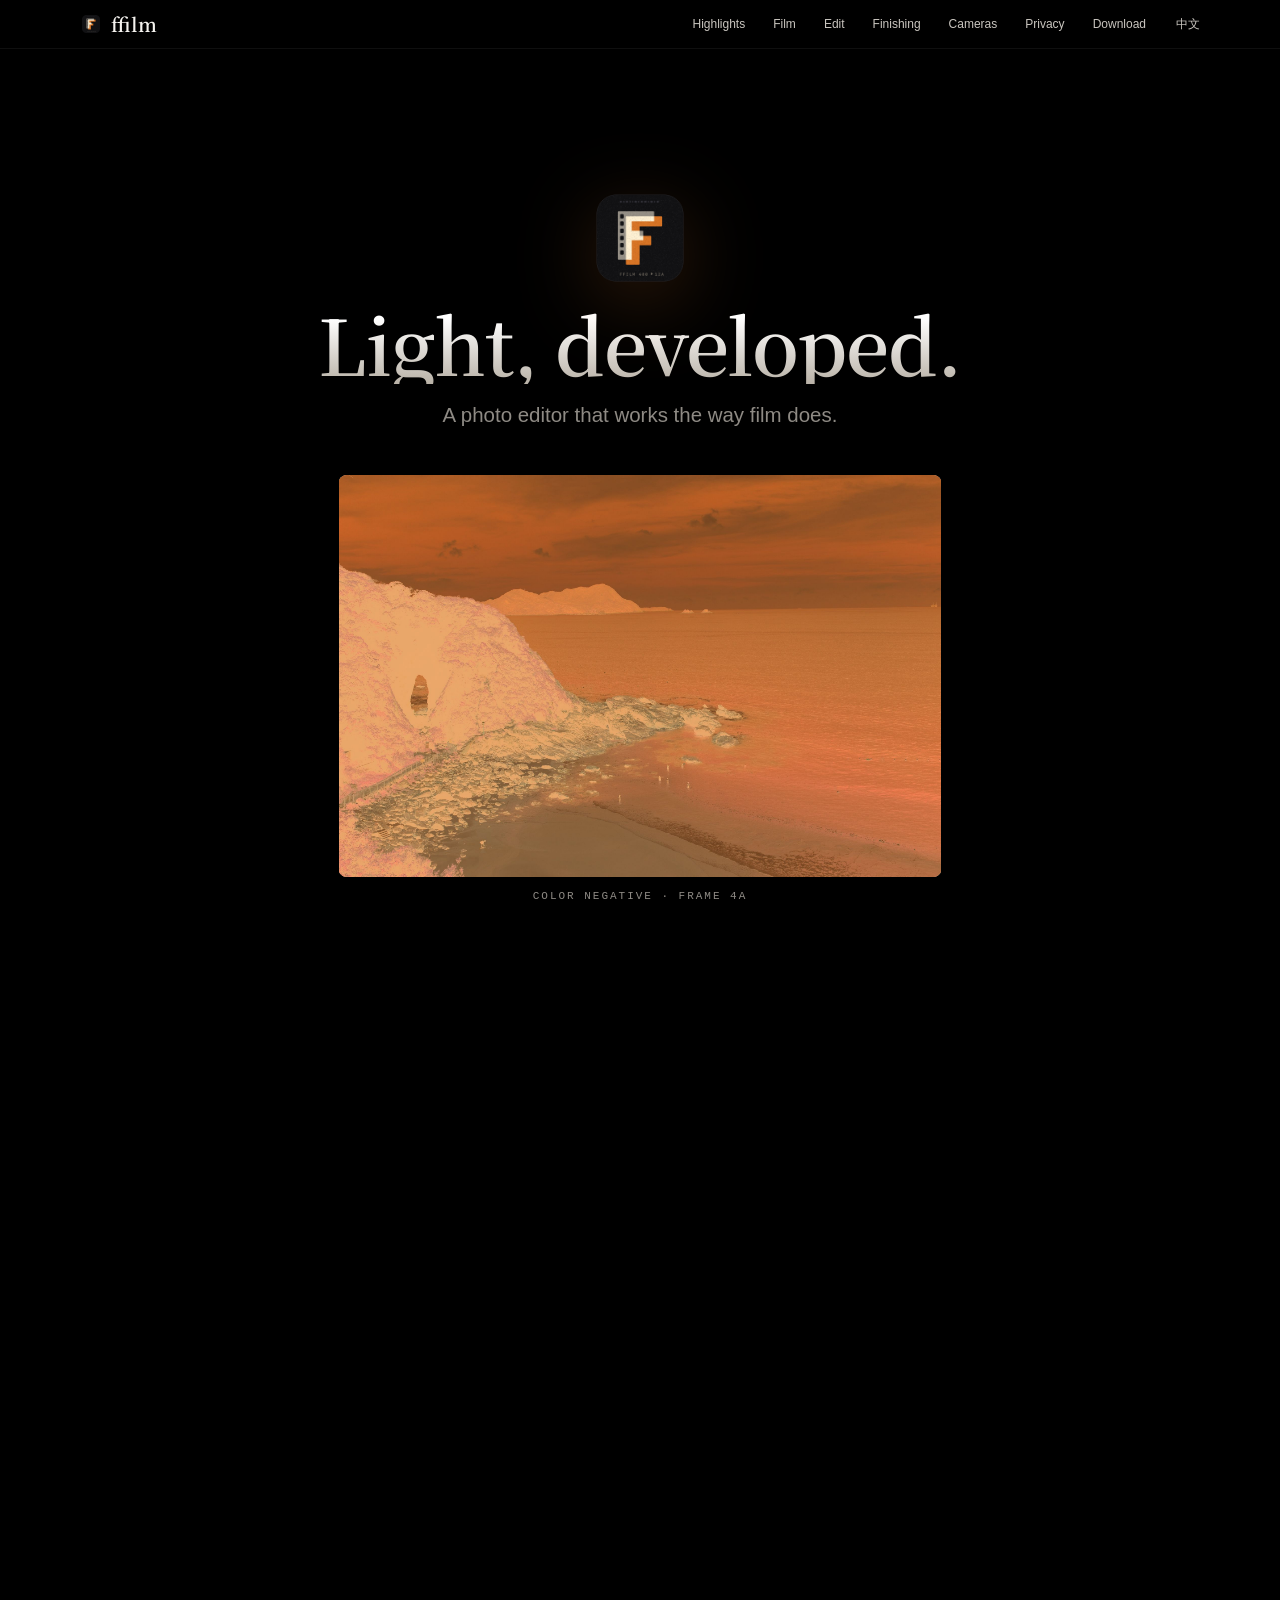
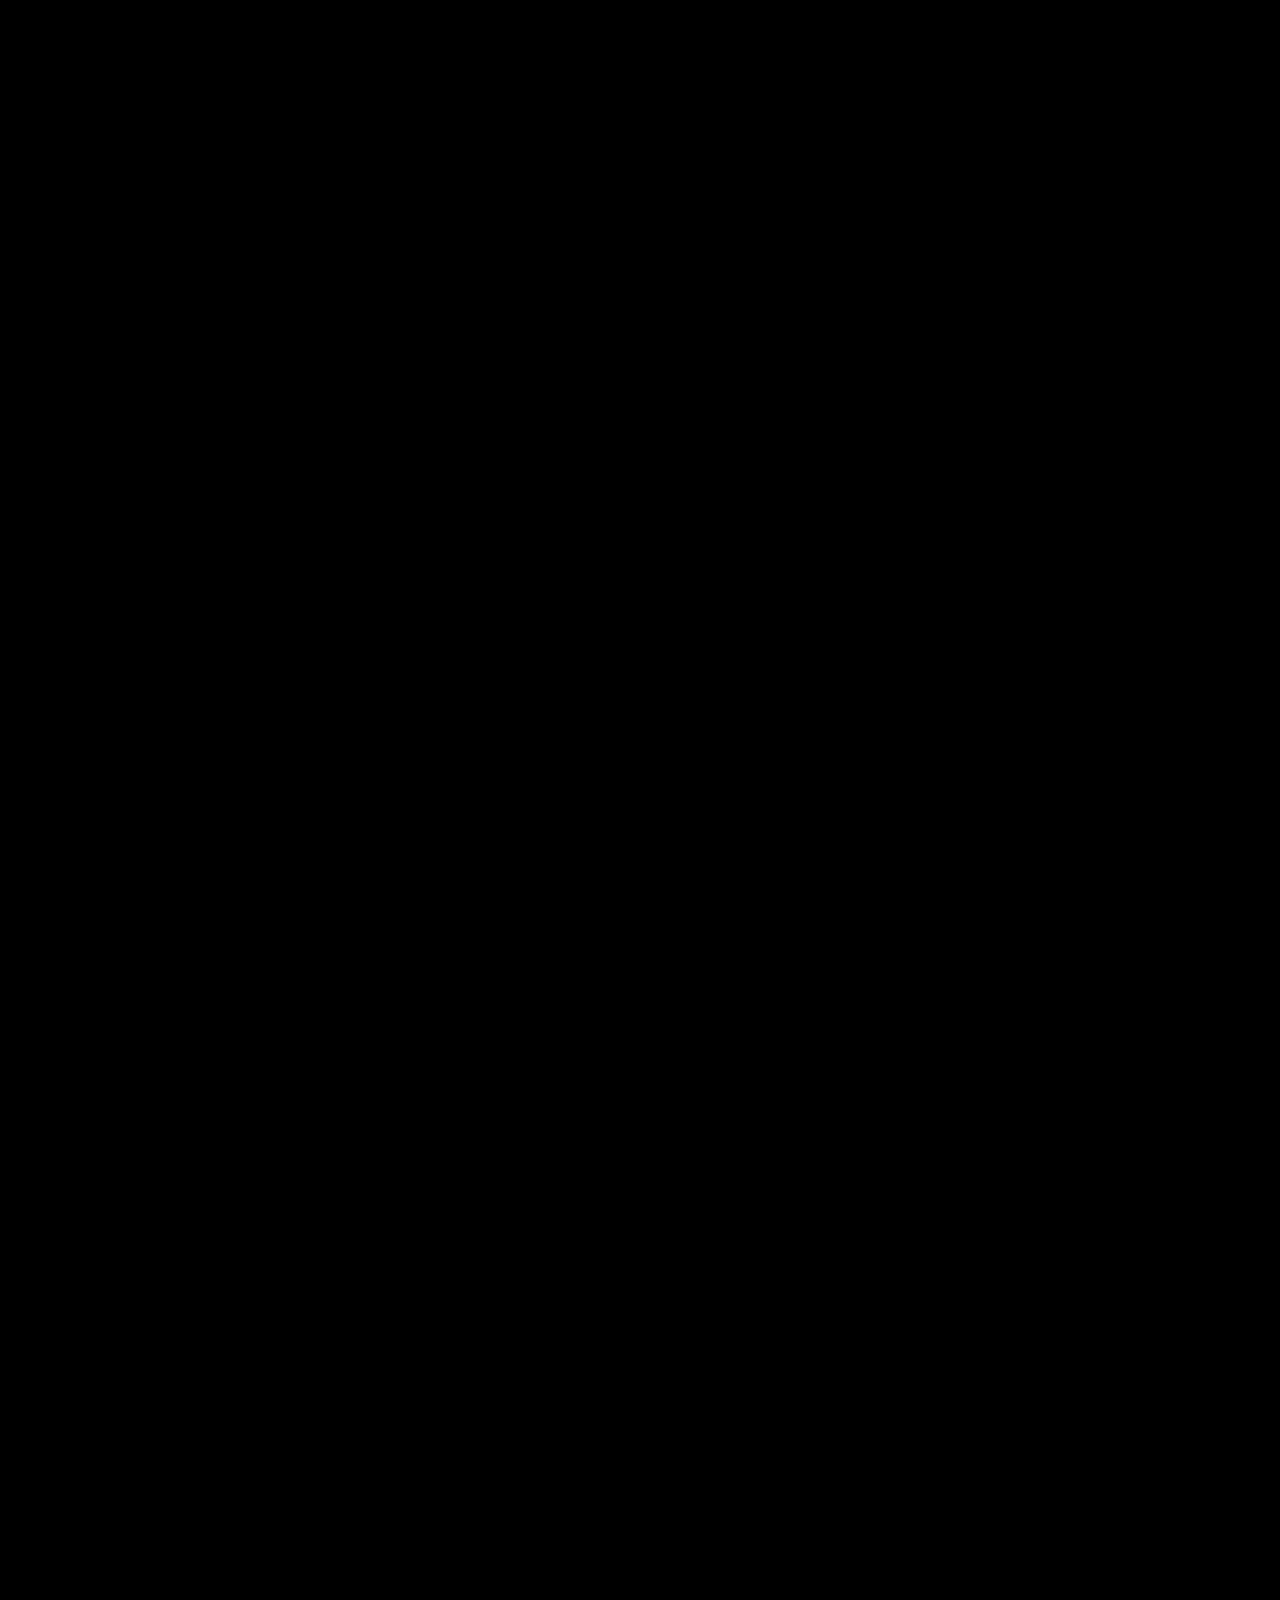
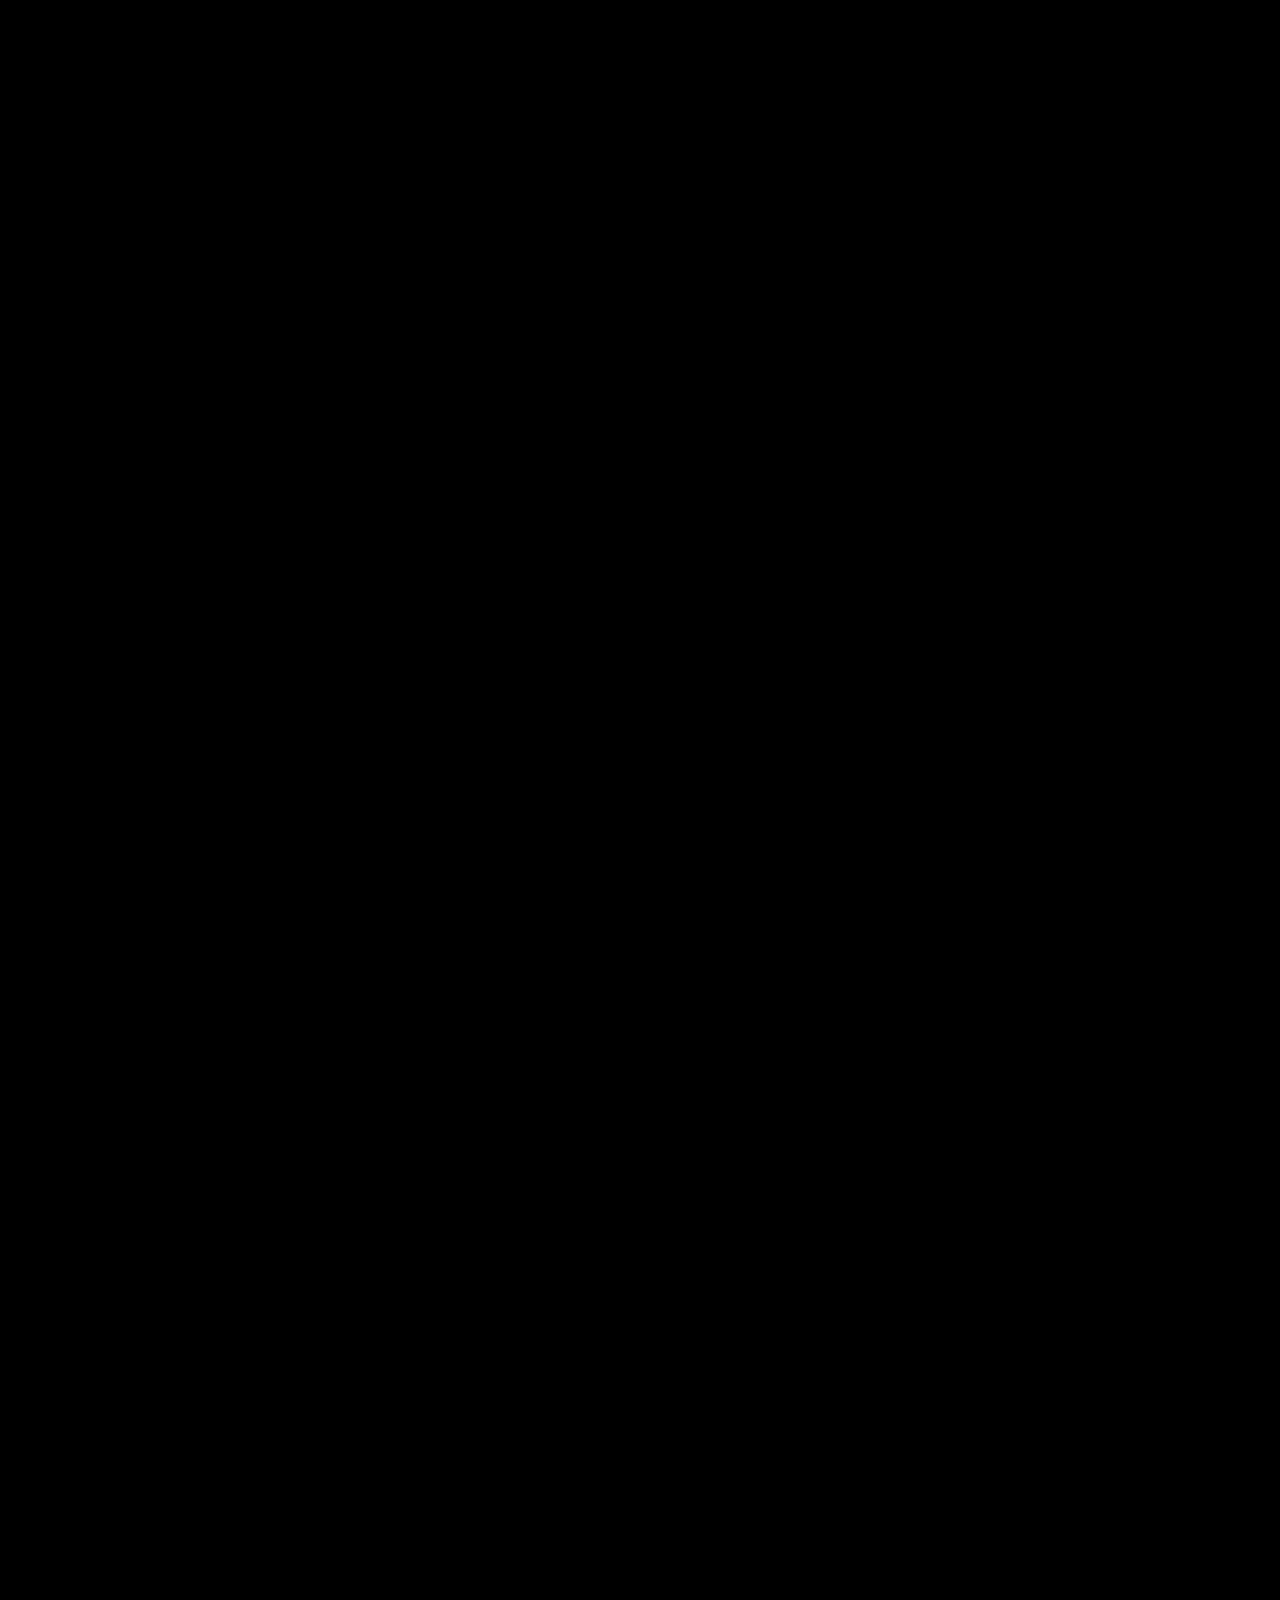
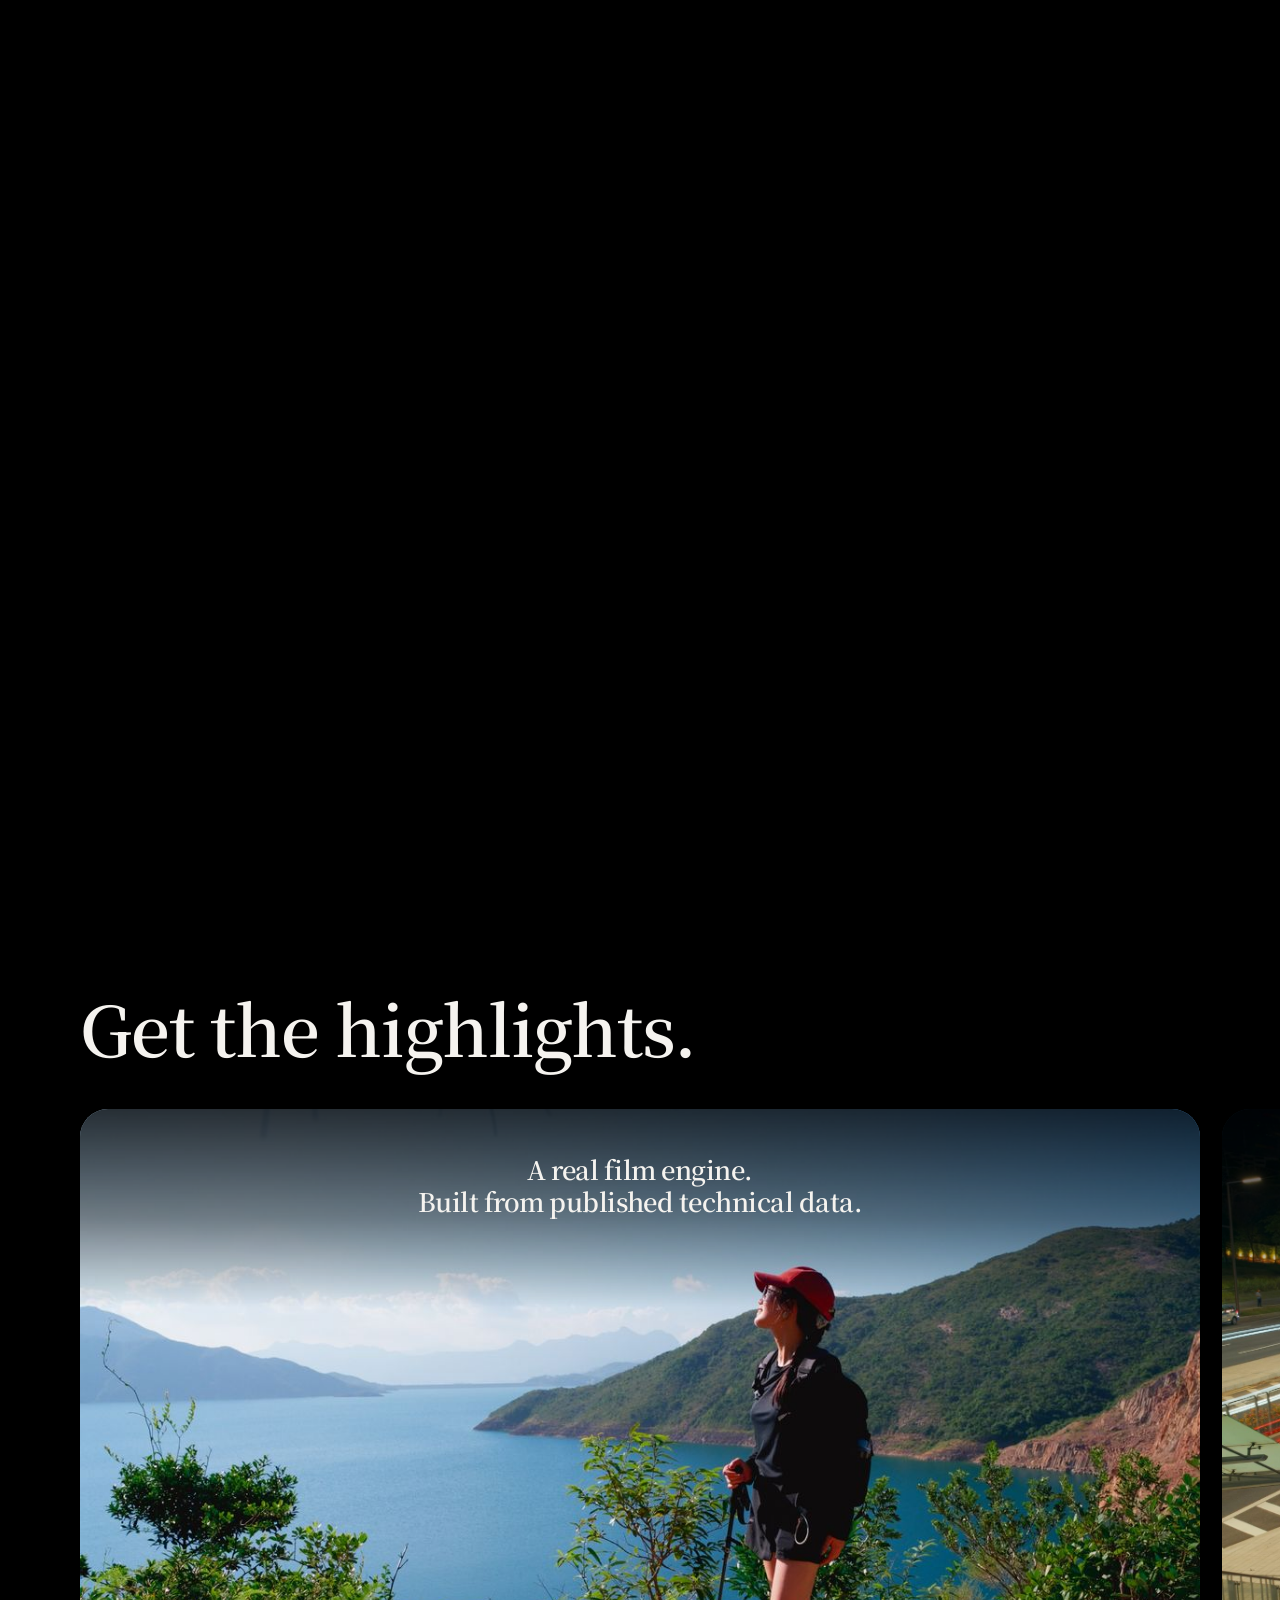
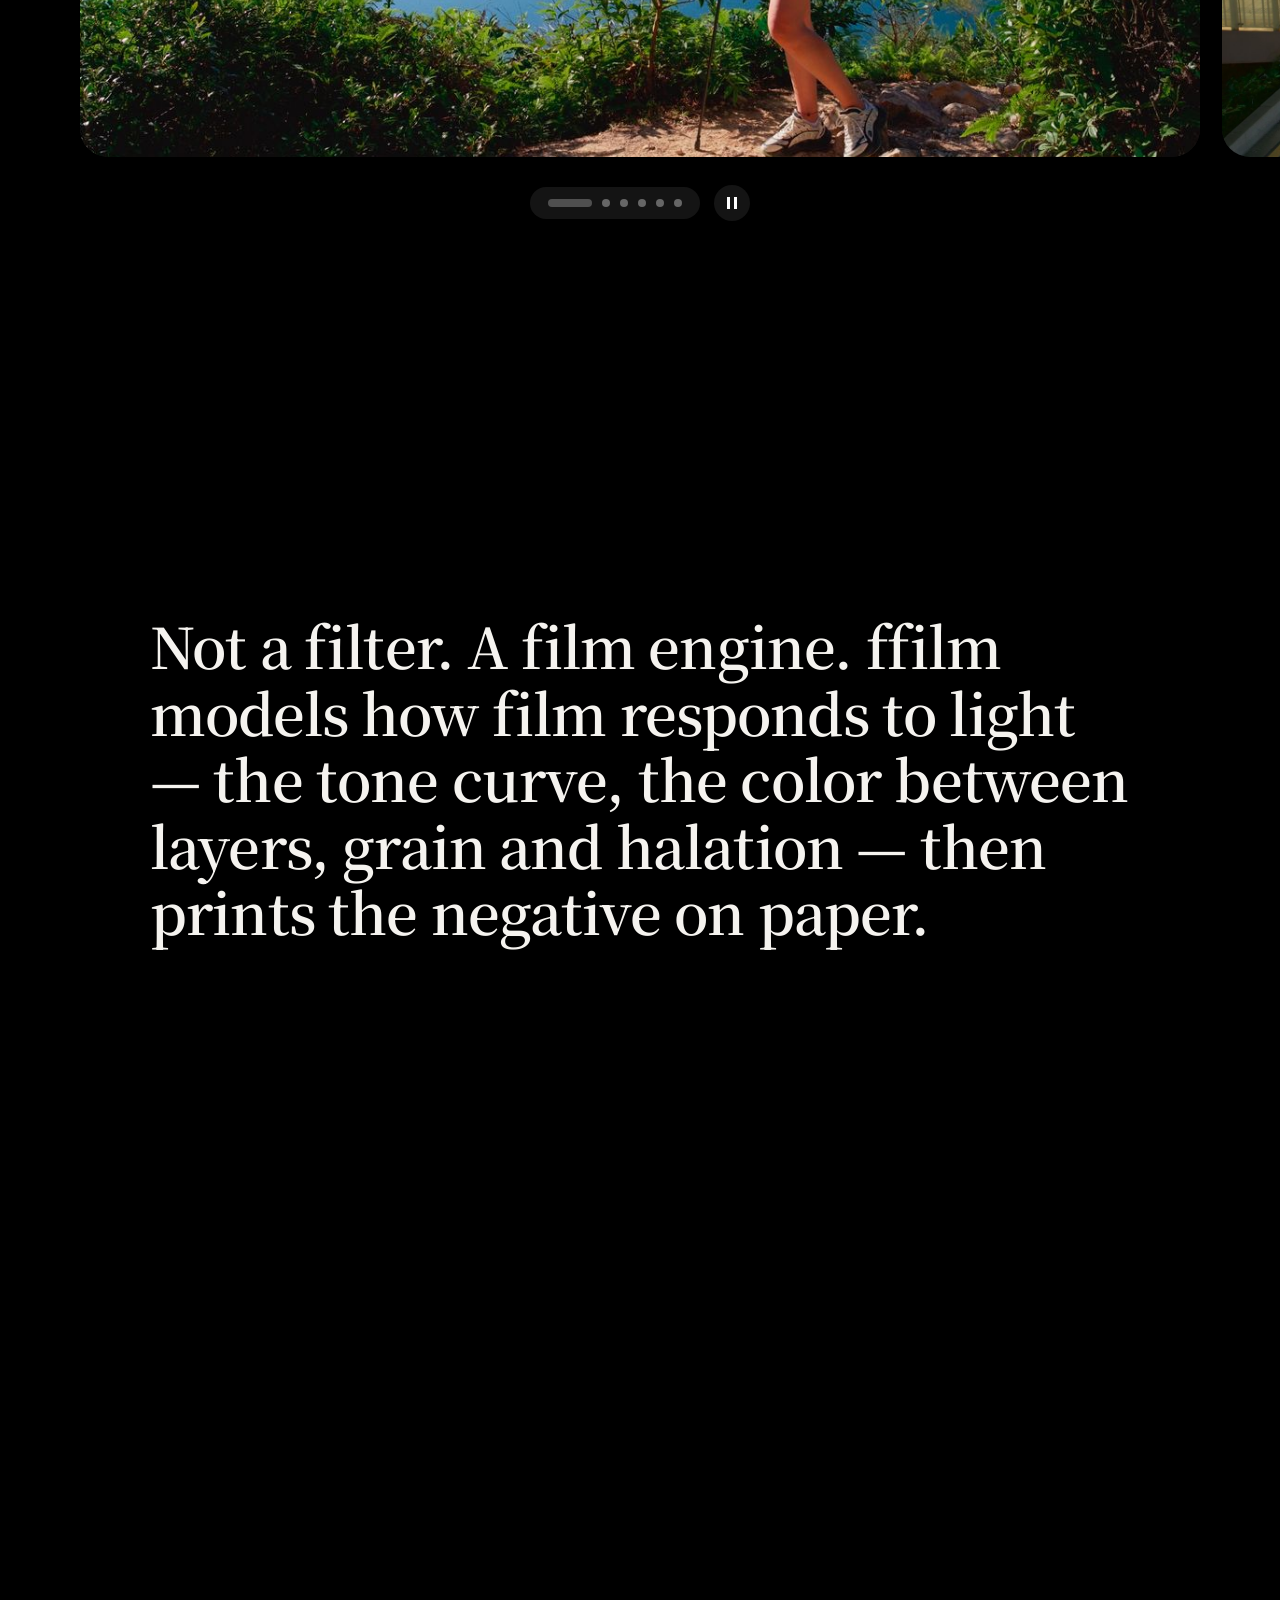
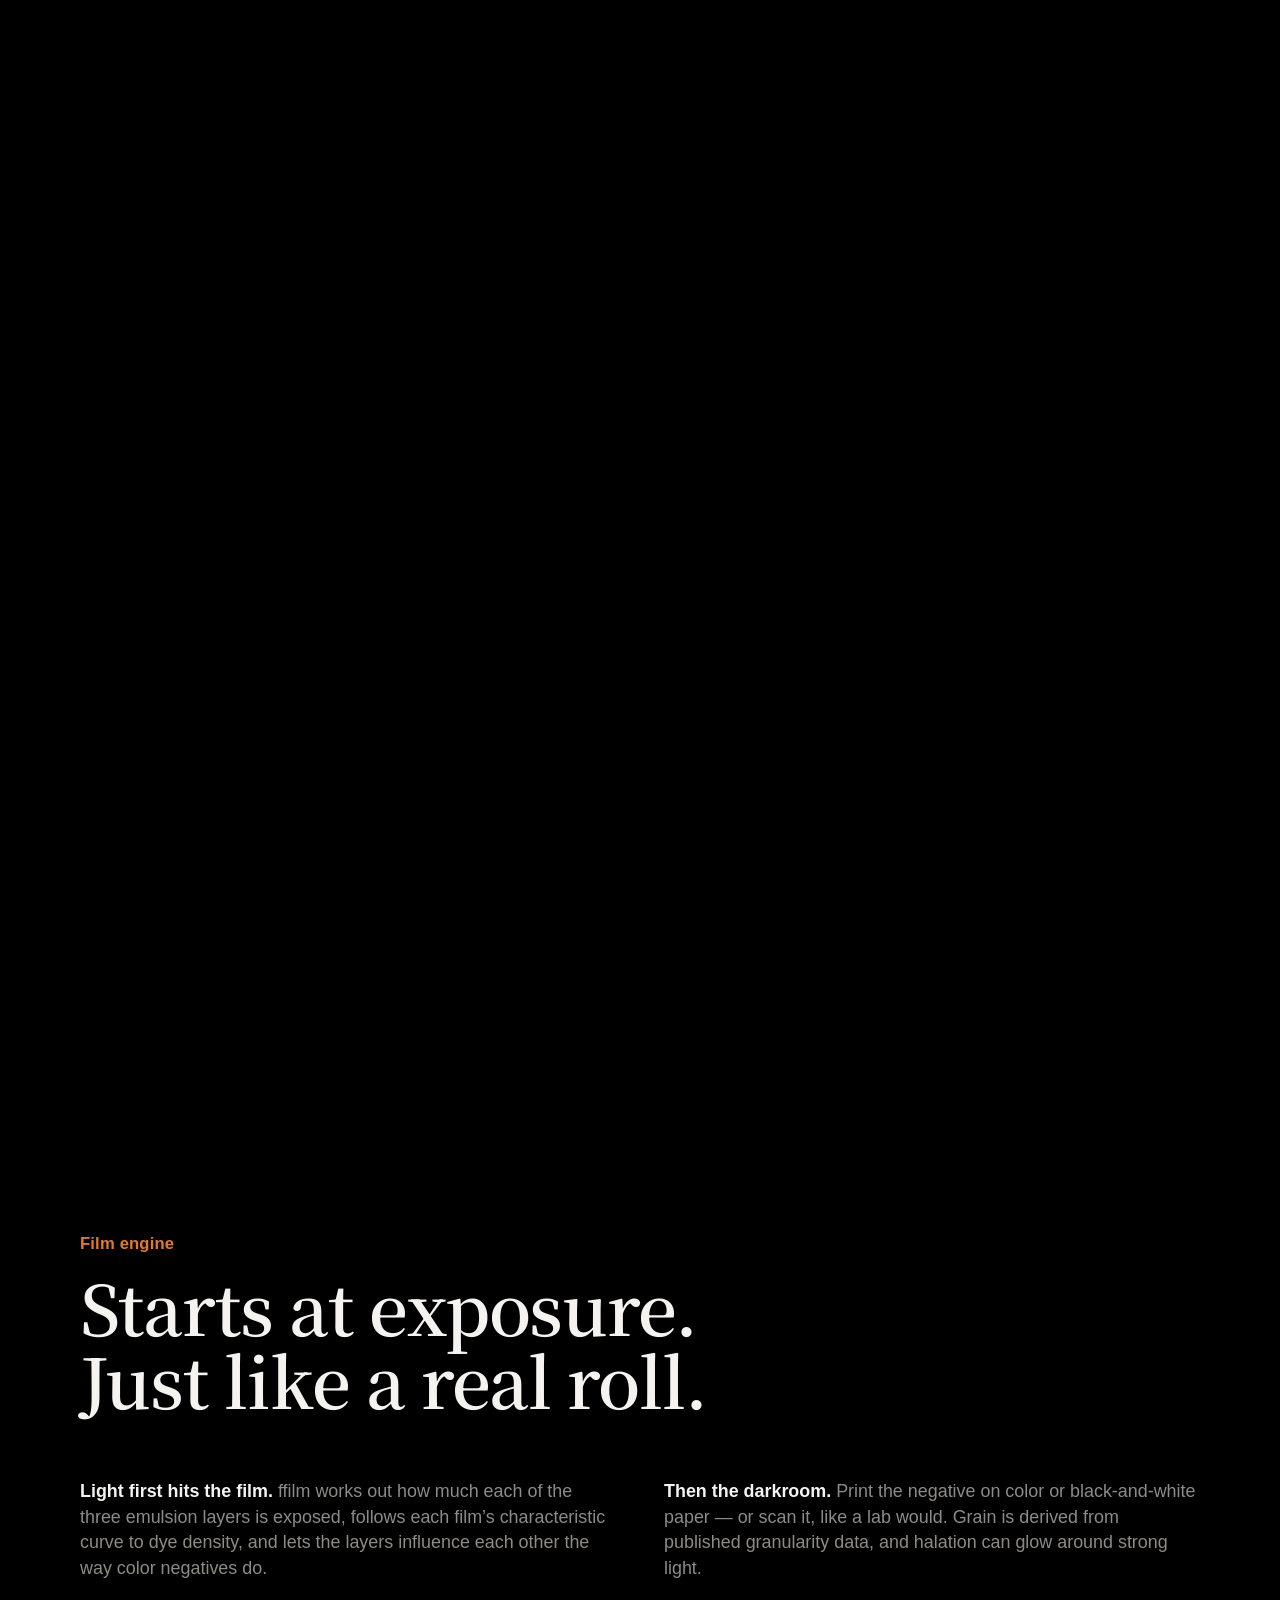
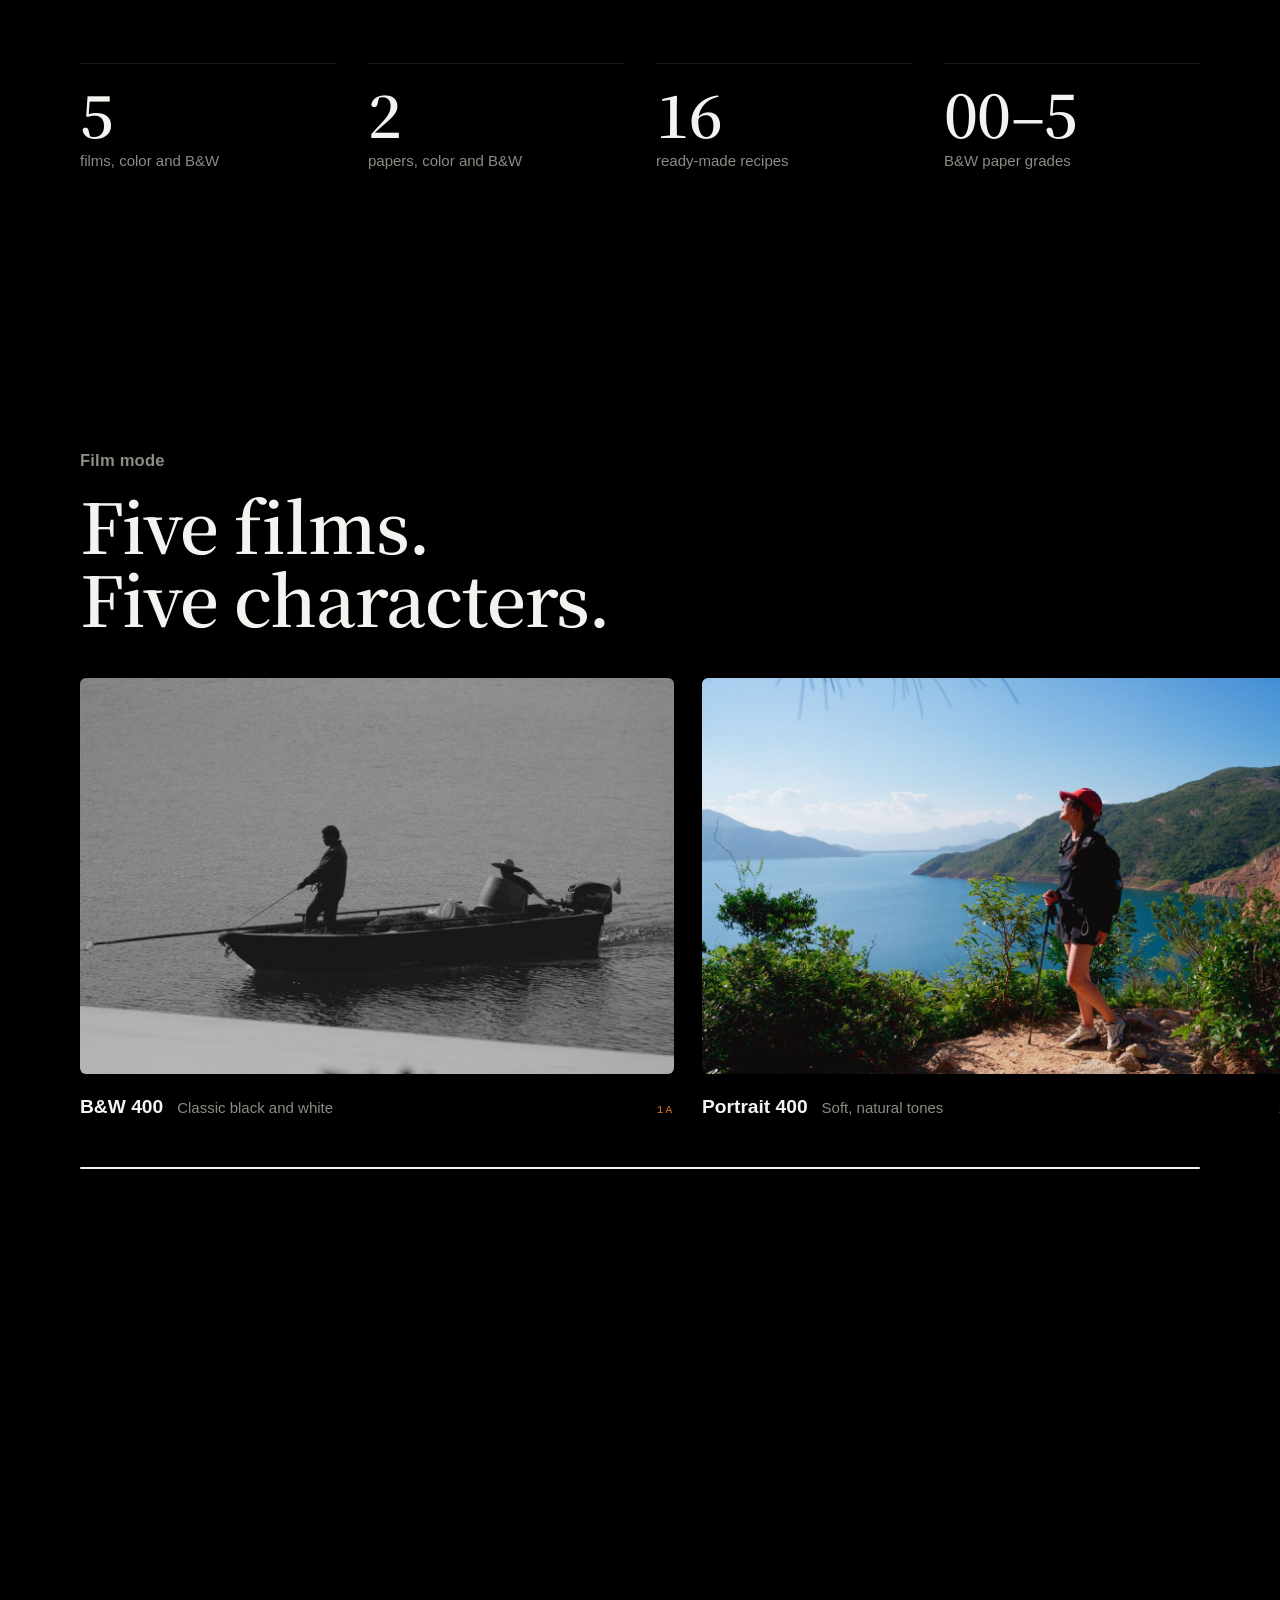
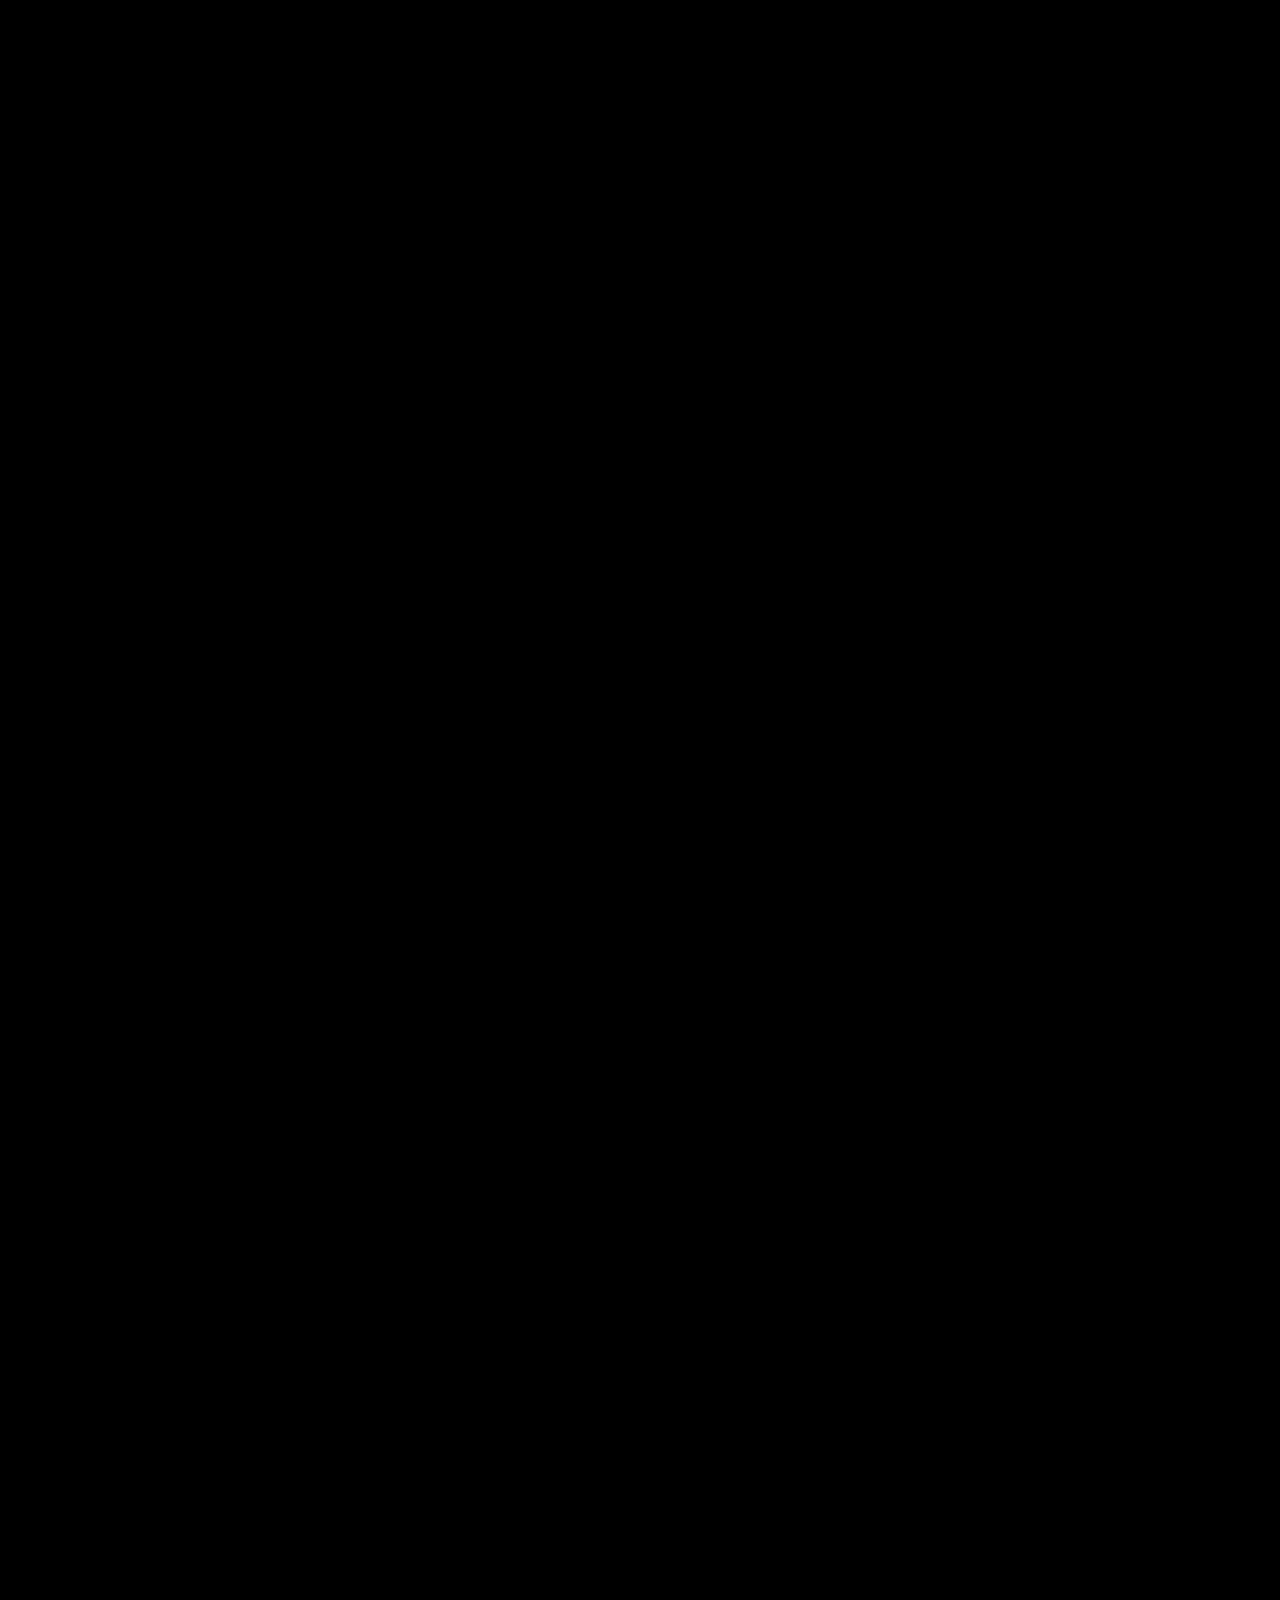
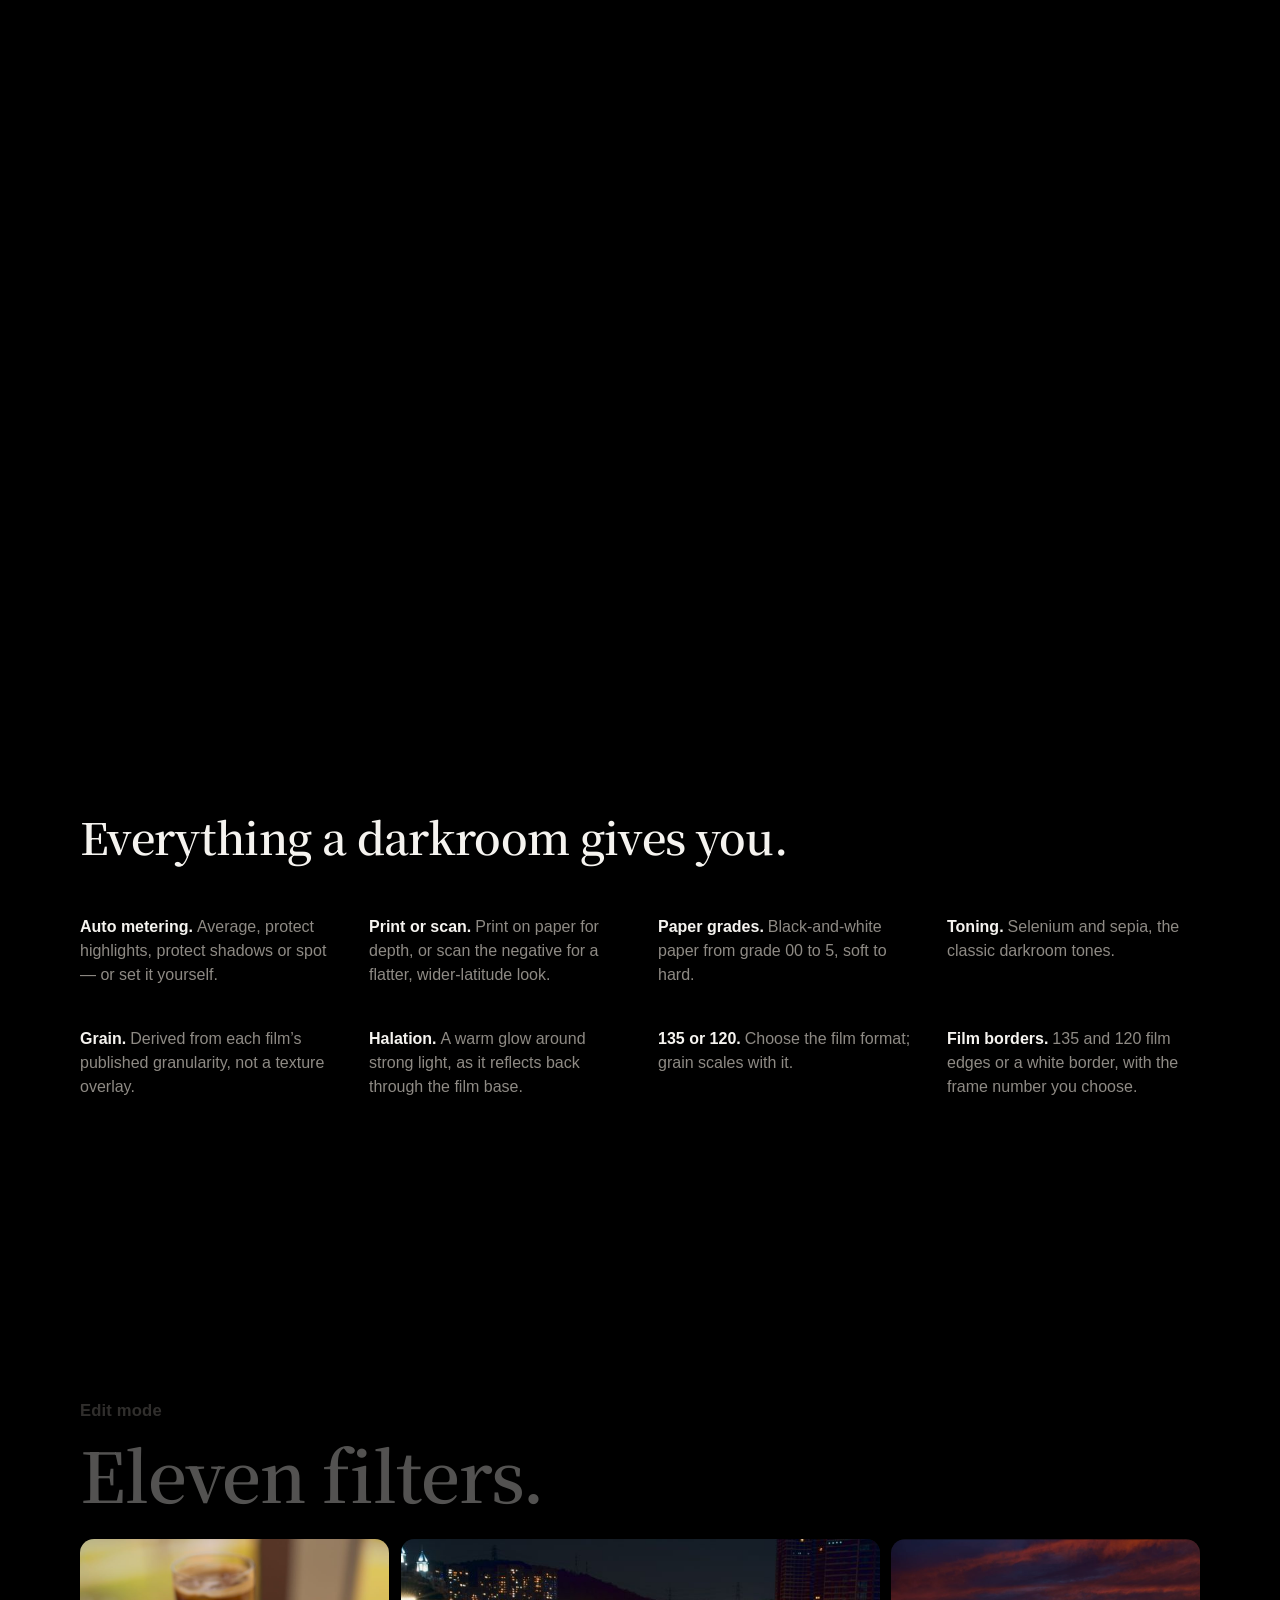
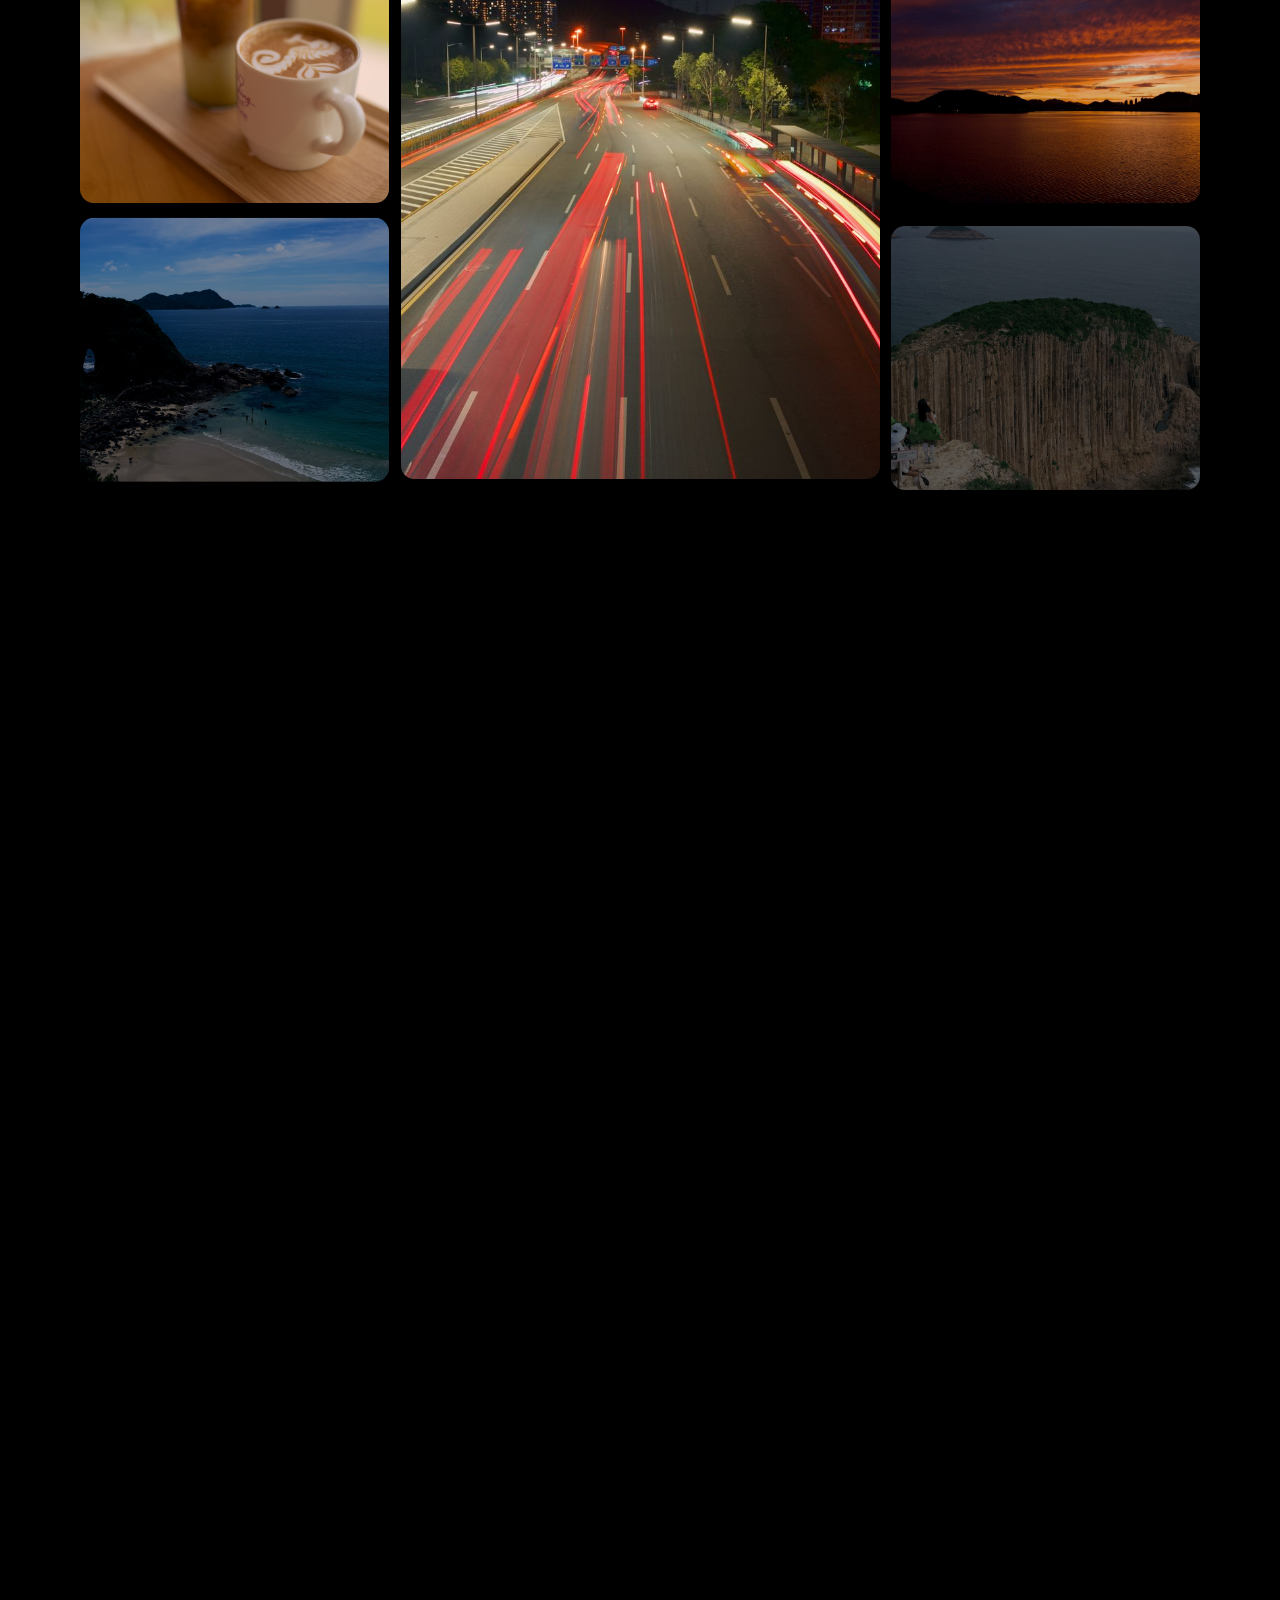
<file: index.html>
<!doctype html>
<html lang="en" data-lang="en">
<head>
<meta charset="utf-8">
<meta name="viewport" content="width=device-width, initial-scale=1, viewport-fit=cover">
<title>ffilm — light, developed</title>
<meta name="title-en" content="ffilm — light, developed">
<meta name="title-zh" content="ffilm — 把光，冲成照片">
<meta name="description" content="ffilm is a photo editor that works the way film does — for Mac, iPhone and iPad. Pick a film, set the exposure, print it on paper. Everything stays on your device.">
<meta name="theme-color" content="#000000">
<meta property="og:title" content="ffilm">
<meta property="og:description" content="Light, developed.">
<meta property="og:image" content="img/hero-film-s.jpg">
<link rel="icon" href="favicon.png">
<link rel="apple-touch-icon" href="apple-touch-icon.png">
<link rel="preload" as="image" href="img/hero-neg-s.jpg" imagesrcset="img/hero-neg-s.jpg 1200w, img/hero-neg.jpg 2400w" imagesizes="100vw">
<link rel="stylesheet" href="style.css">
<script src="site.js"></script>
</head>
<body>

<header class="nav">
  <div class="wrap">
    <a class="brand" href="./"><img src="img/icon-512.png" alt=""><span class="wm">ffilm</span></a>
    <nav>
      <a href="#highlights"><span lang="en">Highlights</span><span lang="zh">亮点</span></a>
      <a href="#engine"><span lang="en">Film</span><span lang="zh">胶片</span></a>
      <a href="#edit"><span lang="en">Edit</span><span lang="zh">修图</span></a>
      <a href="#finish"><span lang="en">Finishing</span><span lang="zh">收尾</span></a>
      <a href="#cameras"><span lang="en">Cameras</span><span lang="zh">相机</span></a>
      <a href="#privacy"><span lang="en">Privacy</span><span lang="zh">隐私</span></a>
      <a href="#download"><span lang="en">Download</span><span lang="zh">下载</span></a>
    </nav>
    <button class="lang" type="button" aria-label="Switch language / 切换语言"><span lang="en">中文</span><span lang="zh">English</span></button>
  </div>
</header>

<main>
<!-- 第 1 幕：彩色负片显影、放大成全屏，再冲洗成修图 -->
<div class="scene dev" id="top" data-aspect="1.5">
  <div class="stage">
    <div class="dev-head">
      <img class="hero-icon" src="img/icon-512.png" alt="ffilm">
      <h1 class="h1 sheen"><span lang="en">Light, developed.</span><span lang="zh">把光，<br class="br-m">冲成照片。</span></h1>
      <p class="lead"><span lang="en">A photo editor that works the way film does.</span><span lang="zh">一款按胶片成像原理工作的修图 App。</span></p>
    </div>
    <div class="photo">
      <img class="film" src="img/hero-film-s.jpg" srcset="img/hero-film-s.jpg 1200w, img/hero-film.jpg 2400w" sizes="100vw" alt="Color film print of a sea cove with a rock arch and a sandy beach">
      <div class="paper"></div>
      <img class="neg" src="img/hero-neg-s.jpg" srcset="img/hero-neg-s.jpg 1200w, img/hero-neg.jpg 2400w" sizes="100vw" alt="">
      <img class="edit" src="img/hero-edit-s.jpg" srcset="img/hero-edit-s.jpg 1200w, img/hero-edit.jpg 2400w" sizes="100vw" alt="The same photo graded in Edit mode">
    </div>
    <div class="neg-tag tag"><span lang="en">Color negative · Frame 4A</span><span lang="zh">彩色负片 · 第 4A 格</span></div>
    <div class="shade"></div>
    <div class="wipe-line"></div>
    <div class="dev-cap" data-cap="a">
      <p class="h3"><span lang="en">Pick a film. Set the exposure.<br>Print it on paper.</span><span lang="zh">选一卷胶片，定好曝光，<br>印到相纸上。</span></p>
    </div>
    <div class="dev-cap" data-cap="b">
      <p class="h3"><span lang="en">One photo. Two ways to develop.</span><span lang="zh">同一张照片，两种冲法。</span></p>
      <p class="lead"><span lang="en">Or skip the film and grade the original.</span><span lang="zh">也可以不套胶片，直接修原片。</span></p>
    </div>
    <span class="dev-label l tag"><span lang="en">Film · Portrait 400</span><span lang="zh">胶片 · 人像彩负 400</span></span>
    <span class="dev-label r tag"><span lang="en">Edit · Golden autumn</span><span lang="zh">修图 · 晨光金秋</span></span>
  </div>
</div>

<!-- 一览亮点：大卡片轮播 -->
<section class="block highlights" id="highlights">
  <div class="wrap hl-head reveal">
    <h2 class="h2"><span lang="en">Get the highlights.</span><span lang="zh">一览亮点。</span></h2>
  </div>
  <div class="hl-track" tabindex="0" aria-label="Highlights">
    <article class="hl-card">
      <p class="hl-cap"><span lang="en">A real film engine.<br>Built from published technical data.</span><span lang="zh">真正的胶片引擎。<br>按厂商公开的技术资料建模。</span></p>
      <img class="cover" src="img/film-portrait400-s.jpg" srcset="img/film-portrait400-s.jpg 1200w, img/film-portrait400.jpg 2400w" sizes="(max-width: 900px) 88vw, 1100px" alt="" loading="lazy">
    </article>
    <article class="hl-card">
      <p class="hl-cap"><span lang="en">Film mode or Edit mode.<br>Two ways to develop, kept apart.</span><span lang="zh">胶片模式，或者修图模式。<br>两种冲法，互不打扰。</span></p>
      <img class="cover" src="img/look-teal-warm-s.jpg" srcset="img/look-teal-warm-s.jpg 1200w, img/look-teal-warm.jpg 2400w" sizes="(max-width: 900px) 88vw, 1100px" alt="" loading="lazy">
    </article>
    <article class="hl-card">
      <p class="hl-cap"><span lang="en">16 ready-made recipes.<br>From darkroom B&amp;W to street color.</span><span lang="zh">16 个现成配方。<br>从暗房黑白到街拍彩色。</span></p>
      <img class="cover" src="img/film-bw400-s.jpg" srcset="img/film-bw400-s.jpg 1200w, img/film-bw400.jpg 2400w" sizes="(max-width: 900px) 88vw, 1100px" alt="" loading="lazy">
    </article>
    <article class="hl-card ui">
      <p class="hl-cap"><span lang="en">Linear, radial and subject masks.<br>Add or subtract to shape them.</span><span lang="zh">线性、径向、主体蒙版。<br>可以相加，也可以相减。</span></p>
      <img lang="en" src="img/ui-mask-en-s.jpg" srcset="img/ui-mask-en-s.jpg 1440w, img/ui-mask-en.jpg 2880w" sizes="(max-width: 900px) 84vw, 980px" alt="Masks panel" loading="lazy">
      <img lang="zh" src="img/ui-mask-zh-s.jpg" srcset="img/ui-mask-zh-s.jpg 1440w, img/ui-mask-zh.jpg 2880w" sizes="(max-width: 900px) 84vw, 980px" alt="蒙版面板" loading="lazy">
    </article>
    <article class="hl-card ui">
      <p class="hl-cap"><span lang="en">A date stamp that glows like the real thing.<br>Burned into the film, not pasted on.</span><span lang="zh">日期印记，像真的一样发光。<br>是曝光在底片上的，不是贴上去的。</span></p>
      <img lang="en" src="img/ui-stamp-en-s.jpg" srcset="img/ui-stamp-en-s.jpg 1440w, img/ui-stamp-en.jpg 2880w" sizes="(max-width: 900px) 84vw, 980px" alt="Date stamp" loading="lazy">
      <img lang="zh" src="img/ui-stamp-zh-s.jpg" srcset="img/ui-stamp-zh-s.jpg 1440w, img/ui-stamp-zh.jpg 2880w" sizes="(max-width: 900px) 84vw, 980px" alt="日期印记" loading="lazy">
    </article>
    <article class="hl-card ui">
      <p class="hl-cap"><span lang="en">Light Table.<br>Lay out your prints like slides.</span><span lang="zh">观片台。<br>把成片像幻灯片一样摆开。</span></p>
      <img lang="en" src="img/ui-lighttable-en-s.jpg" srcset="img/ui-lighttable-en-s.jpg 1440w, img/ui-lighttable-en.jpg 2880w" sizes="(max-width: 900px) 84vw, 980px" alt="Light Table" loading="lazy">
      <img lang="zh" src="img/ui-lighttable-zh-s.jpg" srcset="img/ui-lighttable-zh-s.jpg 1440w, img/ui-lighttable-zh.jpg 2880w" sizes="(max-width: 900px) 84vw, 980px" alt="观片台" loading="lazy">
    </article>
  </div>
  <div class="hl-ctrl">
    <div class="dots" role="tablist"></div>
    <button class="play" type="button" aria-label="Pause / 暂停"><i></i></button>
  </div>
</section>

<!-- 第 2 幕：逐字点亮 -->
<div class="scene statement" id="engine">
  <div class="stage">
    <div class="wrap">
      <p class="lit" lang="en">Not a filter. A film engine. ffilm models how film responds to light — the tone curve, the color between layers, grain and halation — then prints the negative on paper.</p>
      <p class="lit" lang="zh">不是滤镜，是胶片引擎。ffilm 模拟胶片对光的反应——影调曲线、层间色彩、颗粒与光晕——再把底片印到相纸上。</p>
    </div>
  </div>
</div>

<!-- 胶片引擎：讲清楚 + 大数字 -->
<section class="block">
  <div class="wrap reveal">
    <p class="eyebrow accent"><span lang="en">Film engine</span><span lang="zh">胶片引擎</span></p>
    <h2 class="h2"><span lang="en">Starts at exposure.<br>Just like a real roll.</span><span lang="zh">从曝光开始，<br>像冲一卷真胶片。</span></h2>
    <div class="cols">
      <p class="lead"><span lang="en"><b>Light first hits the film.</b> ffilm works out how much each of the three emulsion layers is exposed, follows each film’s characteristic curve to dye density, and lets the layers influence each other the way color negatives do.</span><span lang="zh"><b>光先落在胶片上。</b>ffilm 算出三层乳剂各自受了多少光，按每卷胶片的特性曲线换算成染料密度，再让三层像彩色负片那样相互影响。</span></p>
      <p class="lead"><span lang="en"><b>Then the darkroom.</b> Print the negative on color or black-and-white paper — or scan it, like a lab would. Grain is derived from published granularity data, and halation can glow around strong light.</span><span lang="zh"><b>然后进暗房。</b>把底片印到彩色或黑白相纸上，也可以像冲扫店那样扫描成数码图。颗粒按公开的颗粒度数据换算，强光周围还能泛起光晕。</span></p>
    </div>
    <div class="stats">
      <div><span class="n">5</span><span><span lang="en">films, color and B&amp;W</span><span lang="zh">卷胶片，彩色与黑白</span></span></div>
      <div><span class="n">2</span><span><span lang="en">papers, color and B&amp;W</span><span lang="zh">种相纸，彩色与黑白</span></span></div>
      <div><span class="n">16</span><span><span lang="en">ready-made recipes</span><span lang="zh">个现成配方</span></span></div>
      <div><span class="n">00–5</span><span><span lang="en">B&amp;W paper grades</span><span lang="zh">号黑白相纸反差</span></span></div>
    </div>
  </div>
</section>

<!-- 第 3 幕：胶片条横向移过 -->
<div class="scene filmscene" id="film">
  <div class="stage">
    <div class="wrap">
      <p class="eyebrow"><span lang="en">Film mode</span><span lang="zh">胶片模式</span></p>
      <h2 class="h2"><span lang="en">Five films.<br>Five characters.</span><span lang="zh">五卷胶片，<br>各有各的脾气。</span></h2>
    </div>
    <div class="track">
      <figure class="frame"><img src="img/film-bw400-s.jpg" srcset="img/film-bw400-s.jpg 1200w, img/film-bw400.jpg 2400w" sizes="(max-width: 640px) 80vw, 60vw" alt="" loading="lazy">
        <figcaption><b><span lang="en">B&amp;W 400</span><span lang="zh">黑白 400</span></b><span class="d"><span lang="en">Classic black and white</span><span lang="zh">经典黑白</span></span><span class="no tag">1A</span></figcaption></figure>
      <figure class="frame"><img src="img/film-portrait400-s.jpg" srcset="img/film-portrait400-s.jpg 1200w, img/film-portrait400.jpg 2400w" sizes="(max-width: 640px) 80vw, 60vw" alt="" loading="lazy">
        <figcaption><b><span lang="en">Portrait 400</span><span lang="zh">人像彩负 400</span></b><span class="d"><span lang="en">Soft, natural tones</span><span lang="zh">柔和、色调自然</span></span><span class="no tag">2A</span></figcaption></figure>
      <figure class="frame"><img src="img/film-fine100-s.jpg" srcset="img/film-fine100-s.jpg 1200w, img/film-fine100.jpg 2400w" sizes="(max-width: 640px) 80vw, 60vw" alt="" loading="lazy">
        <figcaption><b><span lang="en">Fine grain 100</span><span lang="zh">细颗粒彩负 100</span></b><span class="d"><span lang="en">Crisp and saturated</span><span lang="zh">锐利、饱和</span></span><span class="no tag">3A</span></figcaption></figure>
      <figure class="frame"><img src="img/film-warm200-s.jpg" srcset="img/film-warm200-s.jpg 1200w, img/film-warm200.jpg 2400w" sizes="(max-width: 640px) 80vw, 60vw" alt="" loading="lazy">
        <figcaption><b><span lang="en">Warm 200</span><span lang="zh">暖调彩负 200</span></b><span class="d"><span lang="en">Golden everyday color</span><span lang="zh">暖黄的日常色</span></span><span class="no tag">4A</span></figcaption></figure>
      <figure class="frame"><img src="img/film-everyday400-s.jpg" srcset="img/film-everyday400-s.jpg 1200w, img/film-everyday400.jpg 2400w" sizes="(max-width: 640px) 80vw, 60vw" alt="" loading="lazy">
        <figcaption><b><span lang="en">Everyday 400</span><span lang="zh">日常彩负 400</span></b><span class="d"><span lang="en">Fresh greens</span><span lang="zh">清新的绿</span></span><span class="no tag">5A</span></figcaption></figure>
    </div>
    <div class="wrap"><div class="scrub"><i></i></div></div>
  </div>
</div>

<!-- 暗房里能调的：功能小条目 -->
<section class="block">
  <div class="wrap reveal">
    <h2 class="h3"><span lang="en">Everything a darkroom gives you.</span><span lang="zh">暗房里有的，这里都有。</span></h2>
    <div class="grid-feats">
      <div><b><span lang="en">Auto metering.</span><span lang="zh">自动测光。</span></b><span lang="en">Average, protect highlights, protect shadows or spot — or set it yourself.</span><span lang="zh">平均、保高光、保暗部、点测光，也可以手动。</span></div>
      <div><b><span lang="en">Print or scan.</span><span lang="zh">印相或扫描。</span></b><span lang="en">Print on paper for depth, or scan the negative for a flatter, wider-latitude look.</span><span lang="zh">印相纸更浓郁，扫描更平、宽容度更大。</span></div>
      <div><b><span lang="en">Paper grades.</span><span lang="zh">相纸号数。</span></b><span lang="en">Black-and-white paper from grade 00 to 5, soft to hard.</span><span lang="zh">黑白相纸 00 到 5 号，由软到硬。</span></div>
      <div><b><span lang="en">Toning.</span><span lang="zh">传统调色。</span></b><span lang="en">Selenium and sepia, the classic darkroom tones.</span><span lang="zh">硒调、棕调，暗房里的经典色调。</span></div>
      <div><b><span lang="en">Grain.</span><span lang="zh">颗粒。</span></b><span lang="en">Derived from each film’s published granularity, not a texture overlay.</span><span lang="zh">按每卷胶片公开的颗粒度换算，不是贴一层纹理。</span></div>
      <div><b><span lang="en">Halation.</span><span lang="zh">光晕。</span></b><span lang="en">A warm glow around strong light, as it reflects back through the film base.</span><span lang="zh">强光穿过片基又反射回来，周围泛起一圈暖光。</span></div>
      <div><b><span lang="en">135 or 120.</span><span lang="zh">135 或 120。</span></b><span lang="en">Choose the film format; grain scales with it.</span><span lang="zh">选择画幅，颗粒跟着画幅变化。</span></div>
      <div><b><span lang="en">Film borders.</span><span lang="zh">片边。</span></b><span lang="en">135 and 120 film edges or a white border, with the frame number you choose.</span><span lang="zh">135、120 底片片边或白边，片号可以自己改。</span></div>
    </div>
  </div>
</section>

<!-- 第 4 幕：全屏一张缩回拼图墙 -->
<div class="scene mosaic" id="edit">
  <div class="stage">
    <div class="wrap m-head">
      <p class="eyebrow"><span lang="en">Edit mode</span><span lang="zh">修图模式</span></p>
      <h2 class="h2"><span lang="en">Eleven filters.</span><span lang="zh">11 款滤镜。</span></h2>
    </div>
    <div class="wrap m-grid">
      <figure class="tile a"><img src="img/look-golden-autumn-s.jpg" srcset="img/look-golden-autumn-s.jpg 1200w, img/look-golden-autumn.jpg 2400w" sizes="34vw" alt="" loading="lazy"><figcaption><span lang="en">Golden autumn</span><span lang="zh">晨光金秋</span></figcaption></figure>
      <figure class="tile b"><img src="img/look-vivid-s.jpg" srcset="img/look-vivid-s.jpg 1200w, img/look-vivid.jpg 2400w" sizes="34vw" alt="" loading="lazy"><figcaption><span lang="en">Vivid</span><span lang="zh">鲜亮</span></figcaption></figure>
      <figure class="tile c"><img src="img/look-teal-warm-s.jpg" srcset="img/look-teal-warm-s.jpg 1200w, img/look-teal-warm.jpg 2400w" sizes="100vw" alt="" loading="lazy"><figcaption><span lang="en">Teal &amp; warm</span><span lang="zh">暖青电影</span></figcaption></figure>
      <figure class="tile d"><img src="img/look-deep-light-s.jpg" srcset="img/look-deep-light-s.jpg 1200w, img/look-deep-light.jpg 2400w" sizes="34vw" alt="" loading="lazy"><figcaption><span lang="en">Chiaroscuro</span><span lang="zh">大光影</span></figcaption></figure>
      <figure class="tile e"><img src="img/look-moss-s.jpg" srcset="img/look-moss-s.jpg 1200w, img/look-moss.jpg 2400w" sizes="34vw" alt="" loading="lazy"><figcaption><span lang="en">Moss</span><span lang="zh">墨绿</span></figcaption></figure>
    </div>
    <div class="m-intro">
      <p class="h3"><span lang="en">Or skip the film entirely.</span><span lang="zh">也可以，完全不套胶片。</span></p>
    </div>
  </div>
</div>

<!-- Mac 界面：分页细看 -->
<section class="block" id="mac">
  <div class="wrap center reveal">
    <p class="eyebrow"><span lang="en">ffilm for Mac</span><span lang="zh">Mac 版</span></p>
    <h2 class="h2"><span lang="en">A darkroom,<br>on your Mac.</span><span lang="zh">一间暗房，<br>装进你的 Mac。</span></h2>
    <p class="lead"><span lang="en"><b>Your photo fills the window.</b> Tools float beside it, and step aside when you don’t need them.</span><span lang="zh"><b>照片铺满整个窗口。</b>工具浮在一旁，不用的时候自己让开。</span></p>
  </div>
  <div class="wrap shot">
    <div class="win" data-rise>
      <div class="views">
        <div class="view on" data-view="filter">
          <img lang="en" src="img/ui-filter-en-s.jpg" srcset="img/ui-filter-en-s.jpg 1440w, img/ui-filter-en.jpg 2880w" sizes="(max-width: 1168px) 92vw, 1120px" alt="Filters" loading="lazy">
          <img lang="zh" src="img/ui-filter-zh-s.jpg" srcset="img/ui-filter-zh-s.jpg 1440w, img/ui-filter-zh.jpg 2880w" sizes="(max-width: 1168px) 92vw, 1120px" alt="滤镜" loading="lazy"></div>
        <div class="view" data-view="hsl">
          <img lang="en" src="img/ui-hsl-en-s.jpg" srcset="img/ui-hsl-en-s.jpg 1440w, img/ui-hsl-en.jpg 2880w" sizes="(max-width: 1168px) 92vw, 1120px" alt="HSL targeted adjustment" loading="lazy">
          <img lang="zh" src="img/ui-hsl-zh-s.jpg" srcset="img/ui-hsl-zh-s.jpg 1440w, img/ui-hsl-zh.jpg 2880w" sizes="(max-width: 1168px) 92vw, 1120px" alt="HSL 目标调整" loading="lazy"></div>
        <div class="view" data-view="curve">
          <img lang="en" src="img/ui-curve-en-s.jpg" srcset="img/ui-curve-en-s.jpg 1440w, img/ui-curve-en.jpg 2880w" sizes="(max-width: 1168px) 92vw, 1120px" alt="Curves" loading="lazy">
          <img lang="zh" src="img/ui-curve-zh-s.jpg" srcset="img/ui-curve-zh-s.jpg 1440w, img/ui-curve-zh.jpg 2880w" sizes="(max-width: 1168px) 92vw, 1120px" alt="曲线" loading="lazy"></div>
        <div class="view" data-view="mask">
          <img lang="en" src="img/ui-mask-en-s.jpg" srcset="img/ui-mask-en-s.jpg 1440w, img/ui-mask-en.jpg 2880w" sizes="(max-width: 1168px) 92vw, 1120px" alt="Masks" loading="lazy">
          <img lang="zh" src="img/ui-mask-zh-s.jpg" srcset="img/ui-mask-zh-s.jpg 1440w, img/ui-mask-zh.jpg 2880w" sizes="(max-width: 1168px) 92vw, 1120px" alt="蒙版" loading="lazy"></div>
      </div>
    </div>
  </div>
  <div class="wrap tabs" role="tablist">
    <button class="on" data-for="filter" type="button"><b><span lang="en">Filters</span><span lang="zh">滤镜</span></b><span lang="en">11 looks with adjustable strength.</span><span lang="zh">11 款滤镜，强度可调。</span></button>
    <button data-for="hsl" type="button"><b><span lang="en">Targeted HSL</span><span lang="zh">HSL 目标调整</span></b><span lang="en">Drag on a color in the photo to adjust it.</span><span lang="zh">在照片上按住一种颜色左右拖，直接调它。</span></button>
    <button data-for="curve" type="button"><b><span lang="en">Curves</span><span lang="zh">曲线</span></b><span lang="en">RGB curves, a complementary color wheel, one-click cast fix.</span><span lang="zh">RGB 曲线、互补色环对照，一键校正偏色。</span></button>
    <button data-for="mask" type="button"><b><span lang="en">Masks</span><span lang="zh">蒙版</span></b><span lang="en">Linear, radial and subject — drag them out on the photo.</span><span lang="zh">线性、径向、主体，在照片上直接拖出来。</span></button>
  </div>
  <div class="wrap reveal">
    <div class="grid-feats four">
      <div><b><span lang="en">Light.</span><span lang="zh">光影。</span></b><span lang="en">Exposure, contrast, highlights, shadows, whites and blacks.</span><span lang="zh">曝光、对比度、高光、阴影、白色、黑色。</span></div>
      <div><b><span lang="en">Color.</span><span lang="zh">色彩。</span></b><span lang="en">White balance, vibrance and saturation, eight-band HSL.</span><span lang="zh">白平衡、鲜艳度与饱和度，八色 HSL。</span></div>
      <div><b><span lang="en">Color grading.</span><span lang="zh">色轮。</span></b><span lang="en">Tint shadows, midtones and highlights separately.</span><span lang="zh">阴影、中间调、高光分别调色。</span></div>
      <div><b><span lang="en">Detail.</span><span lang="zh">细节。</span></b><span lang="en">Sharpening that stays on edges, without color fringes; plus vignette.</span><span lang="zh">锐化只管边缘、不出彩边，还有暗角。</span></div>
      <div><b><span lang="en">Healing.</span><span lang="zh">修复。</span></b><span lang="en">Click a spot or brush over it; ffilm finds a source for you.</span><span lang="zh">点一下去污点，按住拖动涂抹，自动找取样处。</span></div>
      <div><b><span lang="en">Content-Aware Fill.</span><span lang="zh">内容识别。</span></b><span lang="en">Rebuild an area from its surroundings, grain and all.</span><span lang="zh">从四周拼出新画面，连颗粒一起接上。</span></div>
      <div><b><span lang="en">See what changes.</span><span lang="zh">看范围。</span></b><span lang="en">Hold Option on a slider to see the sharpening mask, clipping, or what an HSL band reaches.</span><span lang="zh">按住 Option 拖滑条，看锐化蒙版、溢出，或一种颜色管到哪儿。</span></div>
      <div><b><span lang="en">100% view.</span><span lang="zh">100% 查看。</span></b><span lang="en">Press Z or double-click for actual pixels, developed from the full-size original.</span><span lang="zh">按 Z 或双击看实际像素，按原图重新冲出看得见的一块。</span></div>
    </div>
  </div>
</section>

<!-- 修复：内容识别前后对比（Mac 1.1；飞哥自己的索尼照片 FEI05142，8 处内容识别，引擎原尺寸导出后裁切） -->
<section class="block" id="heal">
  <div class="wrap center reveal">
    <p class="eyebrow accent"><span lang="en">Healing · Content-Aware Fill</span><span lang="zh">修复 · 内容识别</span></p>
    <h2 class="h2"><span lang="en">Whatever wandered in,<br>brush it away.</span><span lang="zh">多出来的人和物，<br>一笔抹掉。</span></h2>
    <p class="lead"><span lang="en"><b>Click or brush over what you don’t want.</b> ffilm rebuilds it from the sand and sea around it — grain and all.</span><span lang="zh"><b>在要去掉的地方点一下，或者涂一笔。</b>ffilm 从四周的沙滩和海水里拼出新画面，连胶片颗粒一起接上。</span></p>
  </div>
  <div class="wrap reveal">
    <figure class="ba" style="--pos: 50%">
      <img src="img/heal-before-s.jpg" srcset="img/heal-before-s.jpg 1440w, img/heal-before.jpg 2880w" sizes="(max-width: 1168px) 92vw, 1120px" alt="" loading="lazy" draggable="false">
      <div class="ba-after"><img src="img/heal-after-s.jpg" srcset="img/heal-after-s.jpg 1440w, img/heal-after.jpg 2880w" sizes="(max-width: 1168px) 92vw, 1120px" alt="" loading="lazy" draggable="false"></div>
      <span class="ba-tag l"><span lang="en">Before</span><span lang="zh">修复前</span></span>
      <span class="ba-tag r"><span lang="en">After</span><span lang="zh">修复后</span></span>
      <span class="ba-bar" aria-hidden="true"><i></i></span>
      <input class="ba-range" type="range" min="0" max="100" step="0.1" value="50" aria-label="Before / After · 修复前 / 修复后">
    </figure>
    <p class="fine center ba-note"><span lang="en">Drag to compare. Portra 400, eight content-aware fills; Mac 1.1.</span><span lang="zh">左右拖动看前后。人像彩负 400，8 处内容识别；Mac 1.1。</span></p>
  </div>
</section>

<!-- 收尾 -->
<section class="block" id="finish">
  <div class="wrap reveal">
    <p class="eyebrow"><span lang="en">Finishing</span><span lang="zh">收尾</span></p>
    <h2 class="h2"><span lang="en">From import<br>to export.</span><span lang="zh">从导入，<br>到导出。</span></h2>
  </div>
  <div class="wrap cards2 reveal">
    <figure class="card">
      <div class="card-img"><img lang="en" src="img/ui-frame-en-s.jpg" srcset="img/ui-frame-en-s.jpg 1440w, img/ui-frame-en.jpg 2880w" sizes="(max-width: 900px) 92vw, 550px" alt="Photo frame" loading="lazy"><img lang="zh" src="img/ui-frame-zh-s.jpg" srcset="img/ui-frame-zh-s.jpg 1440w, img/ui-frame-zh.jpg 2880w" sizes="(max-width: 900px) 92vw, 550px" alt="相框" loading="lazy"></div>
      <figcaption><b><span lang="en">Photo frames.</span><span lang="zh">相框。</span></b> <span lang="en">Thin, wide, caption bar or instant-film style, with your own text and shooting details.</span><span lang="zh">细边、宽边、底栏、拍立得，可以写自己的字，排上拍摄参数。</span></figcaption>
    </figure>
    <figure class="card">
      <div class="card-img"><img lang="en" src="img/ui-stamp-en-s.jpg" srcset="img/ui-stamp-en-s.jpg 1440w, img/ui-stamp-en.jpg 2880w" sizes="(max-width: 900px) 92vw, 550px" alt="Date stamp" loading="lazy"><img lang="zh" src="img/ui-stamp-zh-s.jpg" srcset="img/ui-stamp-zh-s.jpg 1440w, img/ui-stamp-zh.jpg 2880w" sizes="(max-width: 900px) 92vw, 550px" alt="日期印记" loading="lazy"></div>
      <figcaption><b><span lang="en">Date stamps.</span><span lang="zh">日期印记。</span></b> <span lang="en">A film-camera date back, or a CCD-era timestamp. Plus watermarks and signatures.</span><span lang="zh">仿胶片相机的日期后背，或 CCD 数码相机的时间戳；还有水印和签名。</span></figcaption>
    </figure>
  </div>
  <div class="wrap card wide reveal">
    <div class="card-img"><img lang="en" src="img/ui-lighttable-en-s.jpg" srcset="img/ui-lighttable-en-s.jpg 1440w, img/ui-lighttable-en.jpg 2880w" sizes="(max-width: 1168px) 92vw, 1120px" alt="Light Table" loading="lazy"><img lang="zh" src="img/ui-lighttable-zh-s.jpg" srcset="img/ui-lighttable-zh-s.jpg 1440w, img/ui-lighttable-zh.jpg 2880w" sizes="(max-width: 1168px) 92vw, 1120px" alt="观片台" loading="lazy"></div>
    <p class="cap"><b><span lang="en">Light Table.</span><span lang="zh">观片台。</span></b> <span lang="en">Every export can land on a glowing light box, sorted into rolls. Arrange, compare, and look closer with a loupe.</span><span lang="zh">导出的成片可以自动放上发光的灯箱，按卷整理；摆一摆、比一比，再用放大镜细看。</span></p>
  </div>
  <div class="wrap reveal">
    <div class="grid-feats four">
      <div><b><span lang="en">Crop &amp; straighten.</span><span lang="zh">裁剪与拉直。</span></b><span lang="en">Common ratios, rotate and flip; masks follow along.</span><span lang="zh">常用比例、旋转翻转，蒙版跟着走。</span></div>
      <div><b><span lang="en">Export formats.</span><span lang="zh">导出格式。</span></b><span lang="en">JPEG, HEIC, PNG and 16-bit TIFF.</span><span lang="zh">JPEG、HEIC、PNG、16 位 TIFF。</span></div>
      <div><b><span lang="en">Batch export.</span><span lang="zh">批量导出。</span></b><span lang="en">One photo, a selection, or the whole library.</span><span lang="zh">单张、多选，或整个图库。</span></div>
      <div><b><span lang="en">Camera RAW.</span><span lang="zh">相机 RAW。</span></b><span lang="en">Plus HEIC and JPEG, straight from your camera.</span><span lang="zh">也支持 HEIC 和 JPEG，相机原片直接冲。</span></div>
    </div>
  </div>
</section>

<!-- 相机：支持的 RAW（品牌名只作兼容说明，不用各家 logo） -->
<section class="block" id="cameras">
  <div class="wrap center reveal">
    <p class="eyebrow"><span lang="en">Camera RAW</span><span lang="zh">相机 RAW</span></p>
    <h2 class="h2"><span lang="en">Straight from your camera.</span><span lang="zh">相机原片，直接冲。</span></h2>
    <p class="lead"><span lang="en"><b>RAW files from the cameras you already use</b> — plus HEIC and JPEG from any device.</span><span lang="zh"><b>你手上相机拍的 RAW，直接打开。</b>任何设备拍的 HEIC、JPEG 也可以。</span></p>
  </div>
  <div class="wrap reveal">
    <ul class="brands">
      <li><img class="logo b-canon" src="img/brands/canon.svg" alt="Canon" loading="lazy"></li>
      <li><img class="logo badge b-nikon" src="img/brands/nikon.svg" alt="Nikon" loading="lazy"></li>
      <li><img class="logo b-sony" src="img/brands/sony.svg" alt="Sony" loading="lazy"></li>
      <li><img class="logo b-fujifilm" src="img/brands/fujifilm.svg" alt="Fujifilm" loading="lazy"></li>
      <li><img class="logo b-hasselblad" src="img/brands/hasselblad.svg" alt="Hasselblad" loading="lazy"></li>
      <li><img class="logo badge b-leica" src="img/brands/leica.svg" alt="Leica" loading="lazy"></li>
      <li><img class="logo b-panasonic" src="img/brands/panasonic.svg" alt="Panasonic" loading="lazy"></li>
      <li><img class="logo badge b-om" src="img/brands/om.svg" alt="OM System" loading="lazy"></li>
      <li><img class="logo b-ricoh" src="img/brands/ricoh.svg" alt="Ricoh" loading="lazy"></li>
      <li><img class="logo b-pentax" src="img/brands/pentax.svg" alt="Pentax" loading="lazy"></li>
      <li><img class="logo b-dji" src="img/brands/dji.svg" alt="DJI" loading="lazy"></li>
      <li class="kc"><span class="apple-mark" aria-hidden="true"></span><span class="no-apple">iPhone </span>ProRAW</li>
    </ul>
    <p class="fine"><span lang="en">RAW support follows the camera list of Apple’s macOS and iOS. Brand names and logos belong to their owners and are used only to describe compatibility; ffilm is not affiliated with these companies.</span><span lang="zh">RAW 支持以苹果 macOS、iOS 系统支持的相机列表为准。品牌名称和标志归各自所有者所有，这里只用来说明兼容性，ffilm 与上述公司均无关联。</span></p>
  </div>
</section>

<!-- 隐私 + 大数字 -->
<section class="block" id="privacy">
  <div class="wrap center reveal">
    <h2 class="huge sheen"><span lang="en">Your photos<br>stay yours.</span><span lang="zh">照片，<br>只属于你。</span></h2>
    <p class="lead"><span lang="en"><b>Everything happens on your device.</b> No account. No upload. No tracking. No ads.</span><span lang="zh"><b>所有处理都在你的设备上完成。</b>不用注册，不上传，不统计，没有广告。</span></p>
  </div>
  <div class="wrap stats big reveal">
    <div><span class="n">0</span><span><span lang="en">data collected</span><span lang="zh">条数据被收集</span></span></div>
    <div><span class="n">7</span><span><span lang="en">interface languages</span><span lang="zh">种界面语言</span></span></div>
    <div><span class="n">16-bit</span><span><span lang="en">TIFF export</span><span lang="zh">TIFF 导出</span></span></div>
    <div><span class="n">3</span><span><span lang="en">devices: Mac, iPhone, iPad</span><span lang="zh">种设备：Mac、iPhone、iPad</span></span></div>
  </div>
</section>

<!-- 下载 -->
<section class="block" id="download">
  <div class="wrap center reveal">
    <div class="app-mark">
      <img src="img/icon-1024.png" alt="ffilm app icon" loading="lazy">
      <p class="wm">ffilm</p>
      <p class="ver"><span lang="en">Mac 1.1 · iPhone &amp; iPad 1.0</span><span lang="zh">Mac 1.1 版 · iPhone / iPad 1.0 版</span></p>
    </div>
    <h2 class="h2"><span lang="en">Get ffilm.</span><span lang="zh">下载 ffilm。</span></h2>
  </div>
  <div class="wrap dl-cards reveal">
    <article class="dl-card">
      <div class="dl-icon"><span class="apple-mark" aria-hidden="true"></span><svg viewBox="0 0 48 48" fill="none" stroke="currentColor" stroke-width="2.6" stroke-linejoin="round" stroke-linecap="round"><rect x="9" y="10" width="30" height="20" rx="2.5"/><path d="M5 35.5h38l-2.5 3.5h-33z"/></svg></div>
      <h3 class="dl-title"><span lang="en">ffilm for Mac</span><span lang="zh">macOS 客户端</span></h3>
      <p class="dl-req"><span lang="en">macOS 26 or later<br>Apple silicon (M1 and later)</span><span lang="zh">适用于 macOS 26 及以上<br>Apple 芯片（M1 及以后）</span></p>
      <ul>
        <li><span lang="en">Open the disk image and drag it to Applications — or just double-click to install.</span><span lang="zh">打开安装包，拖进“应用程序”，或者直接双击安装</span></li>
        <li><span lang="en">Signed and notarized by Apple, so it opens without warnings.</span><span lang="zh">苹果签名与公证，打开不弹安全警告</span></li>
        <li><span lang="en">Photos, edits and your Light Table stay on this Mac.</span><span lang="zh">照片、调整和观片台都只存在本机</span></li>
        <li><span lang="en"><b>New in 1.1:</b> healing brush, content-aware fill, sharpening mask, film-edge watermark and 100% view.</span><span lang="zh"><b>1.1 新增：</b>修复画笔、内容识别填充、锐化蒙版、片边印字水印、100% 查看</span></li>
      </ul>
      <a class="dl-btn" href="https://github.com/mrfayshenzhen66-bit/ffilm/releases/latest/download/ffilm.dmg"><span lang="en">Free download for Mac</span><span lang="zh">免费下载 Mac 版</span></a>
    </article>
    <article class="dl-card">
      <div class="dl-icon"><span class="apple-mark" aria-hidden="true"></span><svg viewBox="0 0 48 48" fill="none" stroke="currentColor" stroke-width="2.6" stroke-linejoin="round" stroke-linecap="round"><rect x="6" y="9" width="24" height="31" rx="3"/><rect x="27" y="17" width="15" height="25" rx="3.2" fill="#d46a24"/><path d="M33 38h3"/></svg></div>
      <h3 class="dl-title"><span lang="en">ffilm for iPhone &amp; iPad</span><span lang="zh">iPhone 与 iPad 客户端</span></h3>
      <p class="dl-req"><span lang="en">iOS 26 / iPadOS 26 or later<br>iPhone and iPad, one app</span><span lang="zh">适用于 iOS 26 / iPadOS 26 及以上<br>iPhone 与 iPad 通用</span></p>
      <ul>
        <li><span lang="en">The same film engine as on Mac, with a layout made for touch.</span><span lang="zh">和 Mac 版同一套胶片引擎，界面为触屏重新设计</span></li>
        <li><span lang="en">Exporting asks only for “Add to Photos” — your library stays private.</span><span lang="zh">导出只申请“添加到相册”，读不到你的相册</span></li>
        <li><span lang="en">Seven languages, one universal app for iPhone and iPad.</span><span lang="zh">7 种界面语言，iPhone 与 iPad 通用</span></li>
      </ul>
      <a class="dl-btn" href="https://apps.apple.com/us/app/ffilm/id6836894707" target="_blank" rel="noopener"><span lang="en">Download on the App Store</span><span lang="zh">在 App Store 下载</span></a>
    </article>
  </div>
</section>
</main>

<footer>
  <div class="wrap">
    <span>© 2026 FEI FEI</span>
    <nav>
      <a href="privacy.html"><span lang="en">Privacy Policy</span><span lang="zh">隐私政策</span></a>
      <a href="support.html"><span lang="en">Support</span><span lang="zh">支持</span></a>
    </nav>
    <div class="note">
      <span lang="en">ffilm simulates the look of film; results differ from real prints. ffilm is not affiliated with or endorsed by any film manufacturer. Sample photos are for demonstration.</span>
      <span lang="zh">画面是对胶片风格的模拟，与实际冲印会有差别。ffilm 与任何胶片厂商均无关联。样张仅作效果展示。</span>
    </div>
  </div>
</footer>
</body>
</html>
</file>
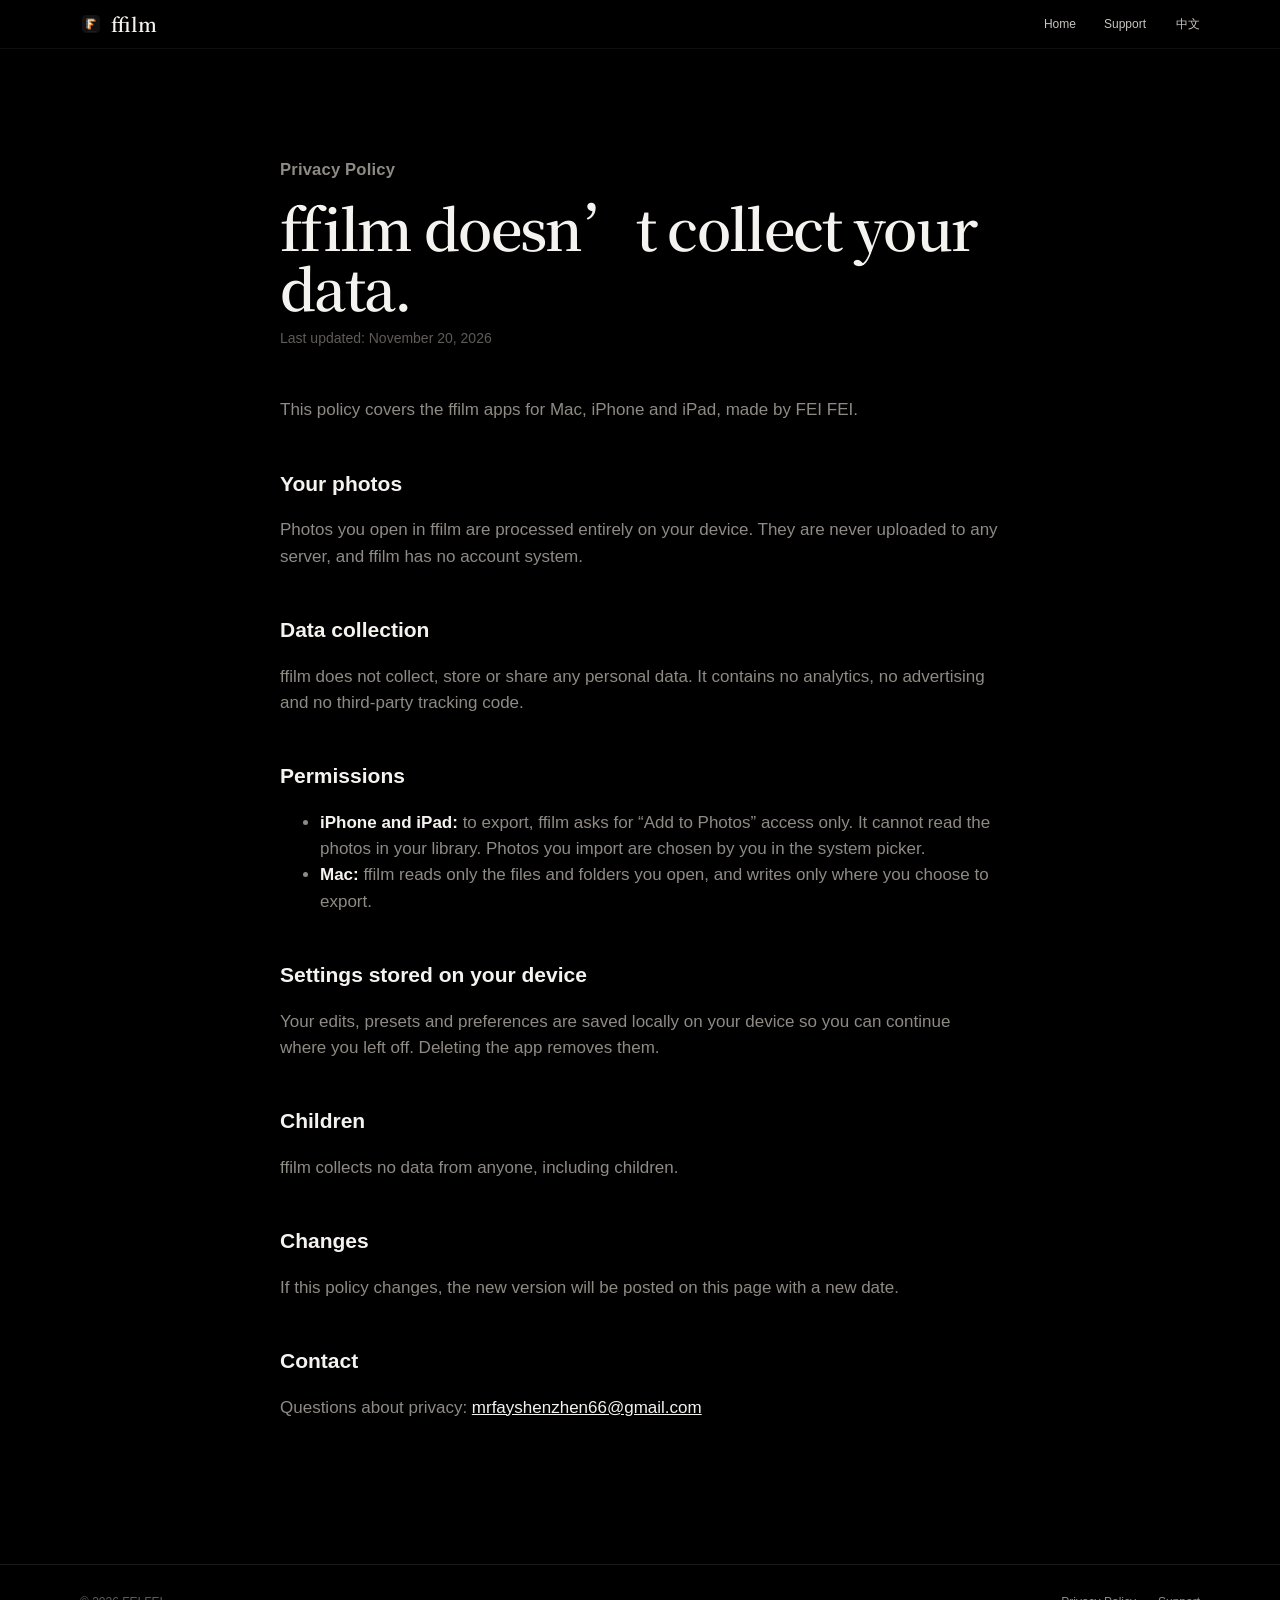
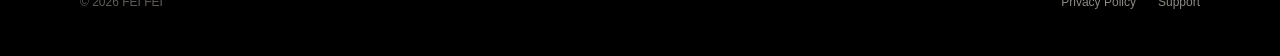
<file: privacy.html>
<!doctype html>
<html lang="en" data-lang="en">
<head>
<meta charset="utf-8">
<meta name="viewport" content="width=device-width, initial-scale=1">
<title>Privacy Policy — ffilm</title>
<meta name="title-en" content="Privacy Policy — ffilm">
<meta name="title-zh" content="隐私政策 — ffilm">
<meta name="theme-color" content="#000000">
<link rel="icon" href="favicon.png">
<link rel="apple-touch-icon" href="apple-touch-icon.png">
<link rel="stylesheet" href="style.css">
<script src="site.js"></script>
</head>
<body>
<header class="nav">
  <div class="wrap">
    <a class="brand" href="./"><img src="img/icon-512.png" alt=""><span class="wm">ffilm</span></a>
    <nav>
      <a href="./"><span lang="en">Home</span><span lang="zh">首页</span></a>
      <a href="support.html"><span lang="en">Support</span><span lang="zh">支持</span></a>
    </nav>
    <button class="lang" type="button" aria-label="Switch language / 切换语言"><span lang="en">中文</span><span lang="zh">English</span></button>
  </div>
</header>

<main class="doc">
  <div class="wrap">
    <div class="eyebrow"><span lang="en">Privacy Policy</span><span lang="zh">隐私政策</span></div>

    <div lang="en">
      <h1>ffilm doesn’t collect your data.</h1>
      <div class="updated">Last updated: November 20, 2026</div>
      <p>This policy covers the ffilm apps for Mac, iPhone and iPad, made by FEI FEI.</p>
      <h2>Your photos</h2>
      <p>Photos you open in ffilm are processed entirely on your device. They are never uploaded to any server, and ffilm has no account system.</p>
      <h2>Data collection</h2>
      <p>ffilm does not collect, store or share any personal data. It contains no analytics, no advertising and no third-party tracking code.</p>
      <h2>Permissions</h2>
      <ul>
        <li><b>iPhone and iPad:</b> to export, ffilm asks for “Add to Photos” access only. It cannot read the photos in your library. Photos you import are chosen by you in the system picker.</li>
        <li><b>Mac:</b> ffilm reads only the files and folders you open, and writes only where you choose to export.</li>
      </ul>
      <h2>Settings stored on your device</h2>
      <p>Your edits, presets and preferences are saved locally on your device so you can continue where you left off. Deleting the app removes them.</p>
      <h2>Children</h2>
      <p>ffilm collects no data from anyone, including children.</p>
      <h2>Changes</h2>
      <p>If this policy changes, the new version will be posted on this page with a new date.</p>
      <h2>Contact</h2>
      <p>Questions about privacy: <a href="mailto:mrfayshenzhen66@gmail.com">mrfayshenzhen66@gmail.com</a></p>
    </div>

    <div lang="zh">
      <h1>ffilm 不收集你的数据。</h1>
      <div class="updated">更新日期：2026 年 11 月 20 日</div>
      <p>本政策适用于 FEI FEI 开发的 ffilm（Mac、iPhone 与 iPad 版）。</p>
      <h2>你的照片</h2>
      <p>在 ffilm 中打开的照片全部在你的设备上处理，不会上传到任何服务器。ffilm 没有账号系统。</p>
      <h2>数据收集</h2>
      <p>ffilm 不收集、不存储、不分享任何个人数据，不含统计分析、广告或第三方追踪代码。</p>
      <h2>权限</h2>
      <ul>
        <li><b>iPhone 与 iPad：</b>导出时只申请“添加到相册”权限，读不到你相册里的照片。导入的照片由你在系统选择器中选取。</li>
        <li><b>Mac：</b>ffilm 只读取你打开的文件和文件夹，只写入你选择的导出位置。</li>
      </ul>
      <h2>保存在设备上的设置</h2>
      <p>你的调整、配方和偏好设置保存在本机，方便下次接着用。删除 App 即一并删除。</p>
      <h2>儿童</h2>
      <p>ffilm 不收集任何人的数据，包括儿童。</p>
      <h2>变更</h2>
      <p>本政策如有变更，会在此页面发布新版本并更新日期。</p>
      <h2>联系</h2>
      <p>隐私相关问题：<a href="mailto:mrfayshenzhen66@gmail.com">mrfayshenzhen66@gmail.com</a></p>
    </div>
  </div>
</main>

<footer>
  <div class="wrap">
    <span>© 2026 FEI FEI</span>
    <nav>
      <a href="privacy.html"><span lang="en">Privacy Policy</span><span lang="zh">隐私政策</span></a>
      <a href="support.html"><span lang="en">Support</span><span lang="zh">支持</span></a>
    </nav>
  </div>
</footer>
</body>
</html>
</file>
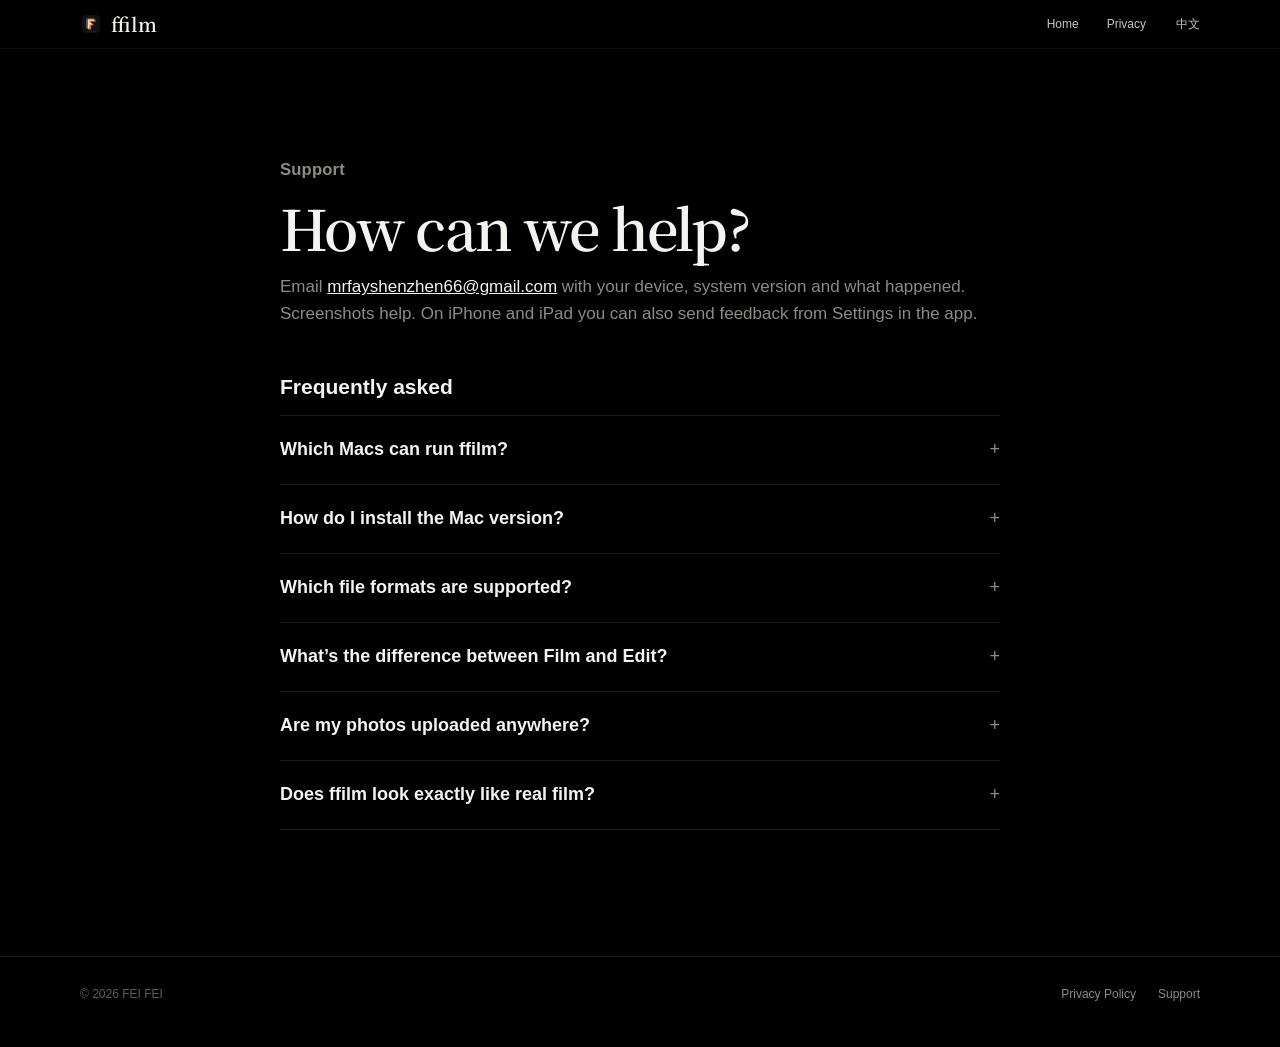
<file: support.html>
<!doctype html>
<html lang="en" data-lang="en">
<head>
<meta charset="utf-8">
<meta name="viewport" content="width=device-width, initial-scale=1">
<title>Support — ffilm</title>
<meta name="title-en" content="Support — ffilm">
<meta name="title-zh" content="支持 — ffilm">
<meta name="theme-color" content="#000000">
<link rel="icon" href="favicon.png">
<link rel="apple-touch-icon" href="apple-touch-icon.png">
<link rel="stylesheet" href="style.css">
<script src="site.js"></script>
</head>
<body>
<header class="nav">
  <div class="wrap">
    <a class="brand" href="./"><img src="img/icon-512.png" alt=""><span class="wm">ffilm</span></a>
    <nav>
      <a href="./"><span lang="en">Home</span><span lang="zh">首页</span></a>
      <a href="privacy.html"><span lang="en">Privacy</span><span lang="zh">隐私政策</span></a>
    </nav>
    <button class="lang" type="button" aria-label="Switch language / 切换语言"><span lang="en">中文</span><span lang="zh">English</span></button>
  </div>
</header>

<main class="doc">
  <div class="wrap">
    <div class="eyebrow"><span lang="en">Support</span><span lang="zh">支持</span></div>
    <h1><span lang="en">How can we help?</span><span lang="zh">需要帮助？</span></h1>
    <p>
      <span lang="en">Email <a href="mailto:mrfayshenzhen66@gmail.com">mrfayshenzhen66@gmail.com</a> with your device, system version and what happened. Screenshots help. On iPhone and iPad you can also send feedback from Settings in the app.</span>
      <span lang="zh">请发邮件到 <a href="mailto:mrfayshenzhen66@gmail.com">mrfayshenzhen66@gmail.com</a>，写明设备、系统版本和遇到的情况，附截图更好。iPhone 与 iPad 版也可以在 App 的设置里直接发送反馈。</span>
    </p>

    <h2><span lang="en">Frequently asked</span><span lang="zh">常见问题</span></h2>
    <div class="faq">
      <details>
        <summary><span lang="en">Which Macs can run ffilm?</span><span lang="zh">哪些 Mac 能用？</span></summary>
        <p><span lang="en">Macs with Apple silicon running macOS 26 or later.</span><span lang="zh">搭载 Apple 芯片、系统为 macOS 26 及以上的 Mac。</span></p>
      </details>
      <details>
        <summary><span lang="en">How do I install the Mac version?</span><span lang="zh">Mac 版怎么安装？</span></summary>
        <p><span lang="en">Open the downloaded ffilm.dmg and drag ffilm into Applications. The app is signed and notarized by Apple, so it opens normally.</span><span lang="zh">打开下载的 ffilm.dmg，把 ffilm 拖进“应用程序”即可。App 已通过苹果签名与公证，可以直接打开。</span></p>
      </details>
      <details>
        <summary><span lang="en">Which file formats are supported?</span><span lang="zh">支持哪些格式？</span></summary>
        <p><span lang="en">Camera RAW files supported by Apple’s system, HEIC and JPEG.</span><span lang="zh">苹果系统支持的相机 RAW、HEIC 和 JPEG。</span></p>
      </details>
      <details>
        <summary><span lang="en">What’s the difference between Film and Edit?</span><span lang="zh">胶片模式和修图模式有什么区别？</span></summary>
        <p><span lang="en">Film mode develops your photo through a simulated film and paper. Edit mode skips the film and lets you grade the original directly with filters and adjustments.</span><span lang="zh">胶片模式让照片经过模拟的胶片和相纸成像；修图模式不套胶片，直接用滤镜和各项调整修原片。</span></p>
      </details>
      <details>
        <summary><span lang="en">Are my photos uploaded anywhere?</span><span lang="zh">照片会被上传吗？</span></summary>
        <p><span lang="en">No. Everything is processed on your device. See the <a href="privacy.html">Privacy Policy</a>.</span><span lang="zh">不会，全部在你的设备上处理。详见<a href="privacy.html">隐私政策</a>。</span></p>
      </details>
      <details>
        <summary><span lang="en">Does ffilm look exactly like real film?</span><span lang="zh">和真实胶片一模一样吗？</span></summary>
        <p><span lang="en">ffilm simulates the look of film based on published technical data. Results differ from real prints, which also vary by lab and scanner.</span><span lang="zh">ffilm 依据公开的技术资料模拟胶片效果，与实际冲印会有差别；真实冲印本身也会因冲印店和扫描仪而不同。</span></p>
      </details>
    </div>
  </div>
</main>

<footer>
  <div class="wrap">
    <span>© 2026 FEI FEI</span>
    <nav>
      <a href="privacy.html"><span lang="en">Privacy Policy</span><span lang="zh">隐私政策</span></a>
      <a href="support.html"><span lang="en">Support</span><span lang="zh">支持</span></a>
    </nav>
  </div>
</footer>
</body>
</html>
</file>
<file: style.css>
/* ffilm 官网 · 第三版（11-20）：纯黑底、细字重、克制用色；滚动叙事（底片显影 → 全屏 → 冲洗成修图、逐字点亮、横向胶片条、拼图墙、界面浮起） */
@font-face { font-family: "ffilm Serif"; src: url("fonts/ffilm-serif-600.woff2") format("woff2"); font-weight: 600; font-style: normal; font-display: swap; }
:root {
  --serif: "ffilm Serif", "Songti SC", "Noto Serif SC", Georgia, serif;
  --bg: #000;
  --bg-2: #0d0d0e;
  --text: #f5f3ef;
  --text-2: #8e8a84;
  --text-3: #5f5c58;
  --accent: #e07a2c;
  --line: rgba(255, 255, 255, 0.1);
  --mono: ui-monospace, "SF Mono", Menlo, monospace;
  --sans: -apple-system, BlinkMacSystemFont, "SF Pro Display", "SF Pro Text", "PingFang SC", "Hiragino Sans GB", "Microsoft YaHei", "Helvetica Neue", Arial, sans-serif;
  --wrap: 1120px;
  --ease: cubic-bezier(.2, .7, .2, 1);
}
* { box-sizing: border-box; }
html { -webkit-text-size-adjust: 100%; scroll-behavior: smooth; background: var(--bg); }
body { margin: 0; background: var(--bg); color: var(--text); font: 400 17px/1.55 var(--sans); -webkit-font-smoothing: antialiased; -moz-osx-font-smoothing: grayscale; }
img { display: block; max-width: 100%; }
a { color: inherit; }
::selection { background: rgba(224, 122, 44, .35); }
.wrap { width: min(var(--wrap), 100% - 48px); margin: 0 auto; }

/* 双语 */
html[data-lang="en"] [lang="zh"], html[data-lang="zh"] [lang="en"] { display: none !important; }

/* 字 */
.eyebrow { font-size: clamp(15px, 1.3vw, 19px); font-weight: 600; color: var(--text-2); letter-spacing: .01em; margin: 0 0 14px; }
.h1 { font-size: clamp(42px, 6vw, 92px); line-height: 1.08; font-weight: 600; margin: 0; }
.h2 { font-size: clamp(38px, 5.4vw, 80px); line-height: 1.05; font-weight: 600; margin: 0; }
.h3 { font-size: clamp(28px, 3.4vw, 48px); line-height: 1.1; font-weight: 600; margin: 0; }
/* 标题用衬线（思源宋体子集 ffilm Serif）：有印刷品、暗房的质感；正文仍用苹方 */
.h1, .h2, .h3, .huge, .lit, .hl-cap, .stats .n, .wm, .doc h1 { font-family: var(--serif); font-weight: 600; }
html[data-lang="en"] .h1, html[data-lang="en"] .h2, html[data-lang="en"] .h3, html[data-lang="en"] .huge, html[data-lang="en"] .lit, html[data-lang="en"] .hl-cap { letter-spacing: -.015em; }
html[data-lang="zh"] .h1, html[data-lang="zh"] .h2, html[data-lang="zh"] .h3, html[data-lang="zh"] .huge, html[data-lang="zh"] .lit, html[data-lang="zh"] .hl-cap { letter-spacing: .02em; }
.stats .n { letter-spacing: -.01em !important; }
/* 字标：衬线小写 ffilm，ffi 连写 */
.wm { font-feature-settings: "liga" 1; letter-spacing: -.01em; }
.brand .wm { font-size: 19px; }
/* 首屏图标 */
.hero-icon { width: clamp(84px, 8.4vw, 128px); height: auto; margin: 0 auto 10px; filter: drop-shadow(0 18px 40px rgba(224,122,44,.22)); }
/* 下载区：大图标 + 大字标 */
.app-mark { display: flex; flex-direction: column; align-items: center; gap: 6px; margin-bottom: 4vh; }
.app-mark img { width: clamp(150px, 16vw, 236px); height: auto; filter: drop-shadow(0 40px 80px rgba(224,122,44,.28)) drop-shadow(0 10px 30px rgba(0,0,0,.6)); }
.app-mark .wm { font-size: clamp(48px, 5.6vw, 84px); line-height: 1; margin: 0; }
.app-mark .ver { color: var(--text-2); font-weight: 500; font-size: 15px; margin: 8px 0 0; }
.lead { font-size: clamp(18px, 1.6vw, 22px); line-height: 1.45; color: var(--text-2); font-weight: 500; margin: 22px 0 0; max-width: 34em; }
.lead b { color: var(--text); font-weight: 600; }
/* 渐变白字：上亮下略暗，像相纸上的高光 */
.sheen { background: linear-gradient(180deg, #fff 20%, #b9b2a7 100%); -webkit-background-clip: text; background-clip: text; color: transparent; }
.tag { font: 500 11px/1 var(--mono); letter-spacing: .18em; text-transform: uppercase; color: var(--text-2); }
.center { text-align: center; }
.br-m { display: none; }
.center .lead { margin-left: auto; margin-right: auto; }

/* 顶栏 */
.nav { position: sticky; top: 0; z-index: 50; background: rgba(0, 0, 0, .72); backdrop-filter: saturate(1.8) blur(20px); -webkit-backdrop-filter: saturate(1.8) blur(20px); border-bottom: 1px solid rgba(255, 255, 255, .06); }
.nav .wrap { display: flex; align-items: center; gap: 30px; height: 48px; }
.brand { display: flex; align-items: center; gap: 9px; text-decoration: none; font-weight: 600; font-size: 17px; letter-spacing: -.01em; }
.brand img { width: 22px; height: 22px; }
.nav nav { display: flex; gap: 28px; margin-left: auto; font-size: 12px; color: #c9c5bf; }
.nav nav a { text-decoration: none; transition: color .2s; } .nav nav a:hover { color: #fff; }
.lang { font: 500 12px var(--sans); background: none; border: 0; color: #c9c5bf; cursor: pointer; padding: 4px 0; }
.lang:hover { color: #fff; }

/* ---------- 滚动舞台 ---------- */
.scene { position: relative; }
.stage { position: sticky; top: 0; height: 100vh; height: 100svh; overflow: hidden; }

/* 第 1 幕：底片显影、放大成全屏，再冲洗成修图 */
.dev { height: 620vh; }
.dev-head { position: absolute; left: 0; right: 0; top: 15vh; text-align: center; padding: 0 24px; z-index: 3; will-change: opacity, transform; }
.dev-head .lead { margin: 16px auto 0; }
.dev .photo { position: absolute; left: 0; top: 0; transform-origin: 0 0; overflow: hidden; will-change: transform; z-index: 1; }
.dev .photo img { position: absolute; inset: 0; width: 100%; height: 100%; object-fit: cover; }
.dev .photo .edit { clip-path: inset(0 0 0 100%); }
.dev .photo .paper { position: absolute; inset: 0; background: #f2eee6; }   /* 相纸：底片褪去后先是一张白纸，影像再从纸上显出来 */
.dev .shade { position: absolute; inset: 0; z-index: 2; pointer-events: none; opacity: 0; background: linear-gradient(to top, rgba(0,0,0,.72) 0%, rgba(0,0,0,.12) 40%, rgba(0,0,0,0) 62%); }
.neg-tag { position: absolute; left: 0; right: 0; z-index: 3; text-align: center; }
.wipe-line { position: absolute; top: 0; bottom: 0; width: 1px; background: #fff; box-shadow: 0 0 18px 2px rgba(255,255,255,.55); z-index: 3; opacity: 0; }
.dev-cap { position: absolute; left: 0; right: 0; bottom: 11vh; text-align: center; padding: 0 24px; z-index: 4; opacity: 0; }
.dev-cap .lead { color: rgba(245, 243, 239, .78); margin-left: auto; margin-right: auto; }
.dev-label { position: absolute; bottom: 4.5vh; z-index: 4; opacity: 0; color: rgba(255,255,255,.85); }
.dev-label.l { left: 28px; } .dev-label.r { right: 28px; }

/* 第 2 幕：逐字点亮（灰 → 白） */
.statement { height: 260vh; }
.statement .stage { display: grid; place-items: center; }
.statement .wrap { max-width: 980px; }
.lit { font-size: clamp(32px, 4.4vw, 64px); line-height: 1.18; font-weight: 600; margin: 0; }
.lit .w { color: #2b2a29; transition: color .5s var(--ease); }
.lit .w.on { color: var(--text); }

/* 第 3 幕：胶片条横向移过 */
.filmscene .stage { display: flex; flex-direction: column; justify-content: center; gap: 5vh; padding-top: 48px; }
.track { display: flex; gap: 28px; width: max-content; will-change: transform; }
.frame { width: min(60vw, 44vh * 1.5); flex: none; margin: 0; }
.frame img { width: 100%; aspect-ratio: 3 / 2; object-fit: cover; border-radius: 6px; }
.frame figcaption { display: flex; align-items: baseline; gap: 14px; margin-top: 18px; }
.frame figcaption b { font-size: clamp(18px, 1.5vw, 22px); font-weight: 600; }
.frame figcaption span.d { color: var(--text-2); font-size: 15px; }
.frame figcaption .no { margin-left: auto; color: var(--accent); }
.scrub { height: 2px; background: rgba(255,255,255,.12); border-radius: 2px; overflow: hidden; }
.scrub i { display: block; height: 100%; width: 0; background: var(--text); }

/* 第 4 幕：全屏一张缩回拼图墙 */
.mosaic { height: 340vh; }
.mosaic .stage { display: flex; flex-direction: column; justify-content: center; gap: 4vh; padding-top: 48px; }
.m-head { opacity: 0; }
.m-grid { display: grid; grid-template-columns: 1fr 1.55fr 1fr; grid-template-rows: 1fr 1fr; grid-template-areas: "a c b" "d c e"; gap: 12px; height: min(60vh, 620px); }
.tile { position: relative; margin: 0; border-radius: 14px; overflow: hidden; background: var(--bg-2); }
.tile img { position: absolute; inset: 0; width: 100%; height: 100%; object-fit: cover; }
.tile figcaption { position: absolute; left: 16px; bottom: 14px; font-weight: 600; font-size: 14px; color: #fff; text-shadow: 0 1px 14px rgba(0,0,0,.5); opacity: 0; }
.tile.c { grid-area: c; z-index: 2; will-change: transform; }
.tile.a { grid-area: a; } .tile.b { grid-area: b; } .tile.d { grid-area: d; } .tile.e { grid-area: e; }
.tile:not(.c) { opacity: 0; }
.m-intro { position: absolute; left: 0; right: 0; bottom: 12vh; text-align: center; z-index: 5; padding: 0 24px; text-shadow: 0 2px 40px rgba(0,0,0,.45); }

/* 普通分节 */
.block { padding: 18vh 0; }
.block + .block { padding-top: 6vh; }

/* 界面：截图随滚动浮起放大 */
.shot { margin-top: 8vh; perspective: 1600px; }
.shot .win { border-radius: 14px; overflow: hidden; box-shadow: 0 0 0 1px rgba(255,255,255,.1), 0 60px 140px -30px rgba(0,0,0,.9), 0 30px 60px -30px rgba(224,122,44,.18); transform-origin: 50% 0; will-change: transform; }
.shot img { width: 100%; height: auto; }
.facts { display: grid; grid-template-columns: repeat(3, 1fr); gap: 32px; margin-top: 8vh; }
.facts div { border-top: 1px solid var(--line); padding-top: 18px; color: var(--text-2); font-size: 15px; font-weight: 500; }
.facts b { display: block; color: var(--text); font-size: 19px; font-weight: 600; margin-bottom: 4px; }

/* 收尾功能 */
.feats { display: grid; grid-template-columns: repeat(4, 1fr); gap: 0; margin-top: 9vh; border-top: 1px solid var(--line); }
.feat { padding: 30px 28px 0 0; }
.feat + .feat { padding-left: 28px; border-left: 1px solid var(--line); }
.feat h3 { margin: 0 0 10px; font-size: 21px; font-weight: 600; }
.feat p { margin: 0; color: var(--text-2); font-size: 15px; line-height: 1.55; font-weight: 500; }

/* 隐私、下载 */
.huge { font-size: clamp(56px, 10vw, 160px); line-height: .98; font-weight: 600; margin: 0; }
.platforms { display: flex; justify-content: center; gap: 48px; margin-top: 7vh; flex-wrap: wrap; }
.platforms div { text-align: center; min-width: 200px; }
.platforms b { display: block; font-size: 21px; font-weight: 600; }
.platforms span { color: var(--text-2); font-size: 15px; font-weight: 500; }

/* ---------- 第四版（11-20）：亮点轮播、讲解分栏、大数字、功能小条目、界面分页、图片卡片 ---------- */
.eyebrow.accent { color: var(--accent); }
.cols { display: grid; grid-template-columns: 1fr 1fr; gap: 48px; margin-top: 7vh; }
.cols .lead { margin: 0; max-width: none; font-size: clamp(17px, 1.4vw, 20px); }
.stats { display: grid; grid-template-columns: repeat(4, 1fr); gap: 32px; margin-top: 9vh; }
.stats > div { border-top: 1px solid var(--line); padding-top: 20px; display: flex; flex-direction: column; gap: 6px; color: var(--text-2); font-weight: 500; font-size: 15px; }
.stats .n { font-size: clamp(40px, 4.6vw, 68px); line-height: 1; font-weight: 600; color: var(--text); letter-spacing: -.03em; }
.stats.big { margin-top: 10vh; }
.grid-feats { display: grid; grid-template-columns: repeat(4, 1fr); gap: 40px 36px; margin-top: 6vh; }
.grid-feats > div { color: var(--text-2); font-size: 16px; line-height: 1.5; font-weight: 500; }
.grid-feats b { color: var(--text); font-weight: 600; margin-right: 4px; }
.grid-feats.four { margin-top: 9vh; padding-top: 34px; border-top: 1px solid var(--line); }

/* 亮点：横向大卡片，自动播放 */
.highlights { padding-bottom: 12vh; }
.hl-head { margin-bottom: 5vh; }
.hl-track { display: flex; gap: 22px; overflow-x: auto; scroll-snap-type: x mandatory; scroll-behavior: smooth; scrollbar-width: none; padding: 0 max(24px, calc((100vw - var(--wrap)) / 2)); scroll-padding: 0 max(24px, calc((100vw - var(--wrap)) / 2)); outline: none; }
.hl-track::-webkit-scrollbar { display: none; }
.hl-card { flex: none; width: min(var(--wrap), 88vw); height: min(72vh, 700px); border-radius: 28px; background: #101011; position: relative; overflow: hidden; scroll-snap-align: start; }
.hl-cap { position: absolute; left: 0; right: 0; top: 0; z-index: 2; margin: 0; padding: 44px 40px 90px; text-align: center; font-size: clamp(20px, 2vw, 28px); line-height: 1.25; font-weight: 600; background: linear-gradient(rgba(0,0,0,.78) 0%, rgba(0,0,0,.45) 55%, rgba(0,0,0,0) 100%); }
html[data-lang="en"] .hl-cap { letter-spacing: -.02em; }
.hl-card img.cover { position: absolute; inset: 0; width: 100%; height: 100%; object-fit: cover; }
.hl-card.ui { background: radial-gradient(120% 90% at 50% 100%, #1c1a18 0%, #0b0b0c 70%); }
.hl-card.ui .hl-cap { background: none; }
.hl-card.ui img { position: absolute; left: 50%; bottom: 0; height: calc(100% - 150px); width: auto; max-width: 92%; object-fit: cover; object-position: left top; transform: translateX(-50%); border-radius: 12px 12px 0 0; box-shadow: 0 0 0 1px rgba(255,255,255,.08), 0 -20px 80px rgba(0,0,0,.6); }
.hl-ctrl { display: flex; justify-content: center; align-items: center; gap: 14px; margin-top: 28px; }
.dots { display: flex; gap: 10px; align-items: center; padding: 12px 18px; border-radius: 999px; background: rgba(255,255,255,.08); }
.dots button { width: 8px; height: 8px; border-radius: 99px; border: 0; padding: 0; background: rgba(255,255,255,.35); cursor: pointer; transition: width .4s var(--ease), background .4s; position: relative; overflow: hidden; }
.dots button.on { width: 44px; background: rgba(255,255,255,.25); }
.dots button.on i { position: absolute; left: 0; top: 0; bottom: 0; width: 0; background: #fff; border-radius: 99px; }
.dots button.on.run i { animation: dotfill var(--hl-ms, 5000ms) linear forwards; }
@keyframes dotfill { to { width: 100%; } }
.play { width: 36px; height: 36px; border-radius: 50%; border: 0; background: rgba(255,255,255,.08); cursor: pointer; display: grid; place-items: center; }
.play i { width: 10px; height: 12px; border-left: 3px solid #fff; border-right: 3px solid #fff; }
.play.paused i { width: 0; height: 0; border-style: solid; border-width: 6px 0 6px 10px; border-color: transparent transparent transparent #fff; margin-left: 3px; }

/* Mac 界面：分页细看 */
.views { position: relative; }
.view { position: absolute; inset: 0; opacity: 0; transition: opacity .6s var(--ease); }
.view.on { position: relative; opacity: 1; }
.view img { width: 100%; height: auto; }
.tabs { display: grid; grid-template-columns: repeat(4, 1fr); gap: 10px; margin-top: 4vh; }
.tabs button { text-align: left; background: none; border: 0; border-top: 2px solid rgba(255,255,255,.12); padding: 16px 4px 0 0; color: var(--text-2); font: 500 15px/1.45 var(--sans); cursor: pointer; transition: border-color .3s, color .3s; }
.tabs button b { display: block; color: var(--text-2); font-size: 17px; font-weight: 600; margin-bottom: 4px; transition: color .3s; }
.tabs button:hover b, .tabs button.on b { color: var(--text); }
.tabs button.on { border-top-color: var(--text); color: var(--text-2); }

/* 图片卡片 */
.cards2 { display: grid; grid-template-columns: 1fr 1fr; gap: 22px; margin-top: 7vh; }
.card { margin: 0; }
.card-img { border-radius: 22px; overflow: hidden; background: #101011; box-shadow: 0 0 0 1px rgba(255,255,255,.07); }
.card-img img { width: 100%; height: auto; }
.card figcaption, .card .cap { margin: 18px 4px 0; color: var(--text-2); font-size: 16px; line-height: 1.5; font-weight: 500; max-width: 40em; }
.card figcaption b, .card .cap b { color: var(--text); font-weight: 600; }
.card.wide { margin: 5vh auto 0; }

/* 下载卡片（11-20）：平台图标 + 标题 + 系统要求 + 要点 + 大按钮 */
.dl-cards { display: grid; grid-template-columns: 1fr 1fr; gap: 24px; margin-top: 7vh; }
.dl-card { position: relative; border-radius: 30px; padding: 52px 48px 44px; text-align: center; overflow: hidden; display: flex; flex-direction: column;
  background: radial-gradient(120% 70% at 50% 0%, rgba(224,122,44,.13) 0%, rgba(224,122,44,0) 60%), linear-gradient(180deg, #17161a 0%, #0f0e10 100%);
  box-shadow: inset 0 0 0 1px rgba(255,255,255,.09), 0 40px 90px -40px rgba(0,0,0,.9); }
.dl-icon { width: 96px; height: 96px; margin: 0 auto 26px; border-radius: 26px; display: grid; place-items: center; color: #fff;
  background: linear-gradient(160deg, #f0954a 0%, #d46a24 55%, #b9561a 100%);
  box-shadow: 0 0 0 1px rgba(255,255,255,.18) inset, 0 18px 50px -8px rgba(224,122,44,.55), 0 0 90px rgba(224,122,44,.25); }
.dl-icon svg { width: 54px; height: 54px; }
.dl-title { margin: 0; font-family: var(--serif); font-weight: 600; font-size: clamp(26px, 2.4vw, 34px); }
html[data-lang="zh"] .dl-title { letter-spacing: .02em; }
.dl-req { margin: 14px 0 0; color: var(--text); opacity: .82; font-size: 17px; font-weight: 500; }
.dl-card ul { list-style: none; padding: 0; margin: 34px auto 38px; text-align: left; display: grid; gap: 16px; max-width: 30em; }
.dl-card li { position: relative; padding-left: 22px; color: var(--text-2); font-size: 16px; line-height: 1.5; font-weight: 500; }
.dl-card li::before { content: ""; position: absolute; left: 2px; top: .62em; width: 8px; height: 8px; border-radius: 50%; background: var(--accent); box-shadow: 0 0 10px rgba(224,122,44,.7); }
.dl-btn { display: inline-flex; align-items: center; justify-content: center; min-width: 240px; padding: 18px 34px; border-radius: 999px; font-size: 18px; font-weight: 600; text-decoration: none;
  color: #fff; background: linear-gradient(180deg, #ef8f45, #d46a24); box-shadow: 0 14px 40px -10px rgba(224,122,44,.6); transition: filter .25s, box-shadow .25s; }
.dl-card .dl-btn { margin-top: auto; align-self: center; } /* 两张卡要点条数不同时，按钮仍对齐在底部 */
a.dl-btn:hover { filter: brightness(1.08); box-shadow: 0 18px 48px -10px rgba(224,122,44,.75); }
a.dl-btn:focus-visible { outline: 2px solid #fff; outline-offset: 4px; }
.dl-btn[aria-disabled="true"] { background: rgba(255,255,255,.08); color: var(--text-2); box-shadow: inset 0 0 0 1px rgba(255,255,255,.1); }

/* 修复前后对比：上层“修复后”按 --pos 从左边裁掉，拖动条用透明的 range 接管（鼠标、触屏、键盘都能用） */
.ba { position: relative; margin: 7vh 0 0; border-radius: 14px; overflow: hidden; aspect-ratio: 2 / 1; user-select: none; -webkit-user-select: none; touch-action: pan-y; cursor: ew-resize;
  box-shadow: 0 0 0 1px rgba(255,255,255,.1), 0 60px 140px -30px rgba(0,0,0,.9), 0 30px 60px -30px rgba(224,122,44,.18); }
.ba img { position: absolute; inset: 0; width: 100%; height: 100%; object-fit: cover; pointer-events: none; }
.ba-after { position: absolute; inset: 0; clip-path: inset(0 0 0 var(--pos)); }
.ba-bar { position: absolute; top: 0; bottom: 0; left: var(--pos); width: 2px; margin-left: -1px; background: rgba(255,255,255,.9); box-shadow: 0 0 12px rgba(0,0,0,.45); pointer-events: none; }
.ba-bar i { position: absolute; top: 50%; left: 50%; width: 44px; height: 44px; margin: -22px 0 0 -22px; border-radius: 50%;
  background: rgba(20,19,22,.55); backdrop-filter: blur(10px); -webkit-backdrop-filter: blur(10px); box-shadow: inset 0 0 0 1.5px rgba(255,255,255,.9), 0 6px 20px rgba(0,0,0,.4); }
.ba-bar i::before, .ba-bar i::after { content: ""; position: absolute; top: 50%; width: 0; height: 0; margin-top: -5px; border: 5px solid transparent; }
.ba-bar i::before { left: 9px; border-right-color: #fff; }
.ba-bar i::after { right: 9px; border-left-color: #fff; }
.ba-tag { position: absolute; top: 16px; padding: 5px 12px; border-radius: 999px; font-size: 13px; font-weight: 600; color: #fff; background: rgba(20,19,22,.5);
  backdrop-filter: blur(10px); -webkit-backdrop-filter: blur(10px); pointer-events: none; transition: opacity .25s; }
.ba-tag.l { left: 16px; } .ba-tag.r { right: 16px; }
/* range 只给键盘和读屏用（视觉上藏起来），鼠标和手指由脚本接管：手指竖着划照常滚页面 */
.ba-range { position: absolute; left: 0; bottom: 0; width: 100%; height: 1px; margin: 0; opacity: 0; pointer-events: none; }
.ba:has(.ba-range:focus-visible) .ba-bar i { outline: 2px solid #fff; outline-offset: 3px; }
.fine.ba-note { margin: 16px auto 0; max-width: none; text-align: center; }

/* 相机品牌：统一字体的文字标，不用各家 logo */
.brands { list-style: none; padding: 0; margin: 7vh 0 0; display: grid; grid-template-columns: repeat(6, 1fr); border-top: 1px solid var(--line); border-left: 1px solid var(--line); }
.brands li { display: grid; place-items: center; height: 104px; border-right: 1px solid var(--line); border-bottom: 1px solid var(--line);
  font: 700 19px/1 var(--sans); letter-spacing: .1em; text-transform: uppercase; color: #a7a19a; transition: color .3s, background .3s; }
.brands li:hover { color: #fff; background: rgba(255,255,255,.03); }
.brands li.kc { text-transform: none; letter-spacing: .02em; display: flex; align-items: center; justify-content: center; gap: .2em; font-size: 21px; color: #b9b3ab; }
.fine { margin: 22px 0 0; color: var(--text-3); font-size: 12px; line-height: 1.6; max-width: 60em; }

/* 苹果标志：用苹果设备系统字体自带的  字符（U+F8FF）；非苹果设备显示不了，脚本不加 html.apple，回退到自绘设备图标 */
.apple-mark { display: none; font-family: -apple-system, "SF Pro Display", "Helvetica Neue", sans-serif; font-weight: 400; line-height: 1; }
html.apple .apple-mark { display: inline; }
html.apple .dl-icon svg, html.apple .no-apple { display: none; }
.dl-icon .apple-mark { font-size: 58px; margin-top: -6px; color: #fff; }
.brands .apple-mark { font-size: 1.15em; margin-right: .18em; position: relative; top: -.04em; }
html.apple .brands li.kc { letter-spacing: .01em; }

/* 相机厂 logo（维基共享资源，已清理）：文字标统一白色单色，带底色的标志用灰阶；悬停恢复原色 */
.brands img.logo { display: block; height: auto; max-width: 70%; filter: brightness(0) invert(1); opacity: .62; transition: filter .35s, opacity .35s; }
.brands img.logo.badge { filter: grayscale(1) brightness(1.1); opacity: .8; }
.brands li:hover img.logo { filter: none; opacity: 1; }
.b-canon { width: 116px; } .b-sony { width: 118px; } .b-fujifilm { width: 132px; } .b-hasselblad { width: 152px; }
.b-panasonic { width: 132px; } .b-ricoh { width: 118px; } .b-pentax { width: 122px; } .b-dji { width: 62px; }
.b-nikon { width: 54px; } .b-leica { width: 50px; } .b-om { width: 48px; }
@media (max-width: 640px) { .b-canon, .b-sony, .b-ricoh, .b-pentax { width: 96px; } .b-fujifilm, .b-panasonic { width: 110px; } .b-hasselblad { width: 124px; } .b-nikon { width: 44px; } .b-leica { width: 40px; } .b-om { width: 40px; } .b-dji { width: 52px; } }

/* 页脚 */
footer { border-top: 1px solid var(--line); padding: 28px 0 44px; color: var(--text-3); font-size: 12px; }
footer .wrap { display: flex; flex-wrap: wrap; gap: 12px 28px; align-items: center; }
footer nav { display: flex; gap: 22px; margin-left: auto; }
footer nav a { text-decoration: none; color: var(--text-2); } footer nav a:hover { color: var(--text); }
footer .note { flex-basis: 100%; line-height: 1.6; }

/* 文本页（隐私政策、支持） */
.doc { padding: 12vh 0 14vh; }
.doc .wrap { max-width: 720px; }
.doc h1 { font-size: clamp(36px, 4.6vw, 56px); line-height: 1.08; font-weight: 600; margin: 12px 0 10px; }
html[data-lang="en"] .doc h1 { letter-spacing: -.03em; }
.doc .updated { color: var(--text-3); font-size: 14px; margin-bottom: 48px; }
.doc h2 { font-size: 21px; font-weight: 600; margin: 44px 0 10px; }
.doc p, .doc li { color: var(--text-2); font-weight: 500; }
.doc b { color: var(--text); }
.doc a { color: var(--text); }
.faq { margin-top: 12px; border-top: 1px solid var(--line); }
.faq details { border-bottom: 1px solid var(--line); padding: 20px 0; }
.faq summary { cursor: pointer; font-weight: 600; color: var(--text); list-style: none; font-size: 18px; }
.faq summary::-webkit-details-marker { display: none; }
.faq summary::after { content: "+"; float: right; color: var(--text-2); font-weight: 400; }
.faq details[open] summary::after { content: "–"; }
.faq details p { margin: 12px 0 0; }

/* 进场：淡入并轻轻上浮 */
.reveal { opacity: 0; transform: translateY(32px); transition: opacity 1.2s var(--ease), transform 1.2s var(--ease); }
.reveal.in { opacity: 1; transform: none; }

/* 减少动态效果：舞台不吸顶，直接显示最终画面 */
html.still .scene { height: auto !important; }
html.still .stage { position: relative; height: auto; min-height: 100vh; overflow: visible; }
html.still .dev .stage { height: 100vh; }
html.still .filmscene .stage { overflow-x: auto; }
html.still .reveal { opacity: 1; transform: none; transition: none; }
@media (prefers-reduced-motion: reduce) { html { scroll-behavior: auto; } }

/* 窄屏 */
@media (max-width: 900px) {
  .brands { grid-template-columns: repeat(3, 1fr); }
  .dl-cards { grid-template-columns: 1fr; }
  .cols, .cards2 { grid-template-columns: 1fr; }
  .stats, .grid-feats, .tabs { grid-template-columns: 1fr 1fr; }
  .hl-card { height: min(64vh, 560px); }
  .feats { grid-template-columns: 1fr 1fr; }
  .feat:nth-child(3) { border-left: 0; padding-left: 0; }
  .feat { padding-bottom: 28px; }
  .m-grid { grid-template-columns: 1fr 1fr; grid-template-rows: 1.25fr 1fr 1fr; grid-template-areas: "c c" "a b" "d e"; height: min(66vh, 720px); }
  .facts { grid-template-columns: 1fr; gap: 0; }
  .facts div { padding: 16px 0; }
}
@media (max-width: 640px) {
  .dl-card { padding: 40px 24px 34px; border-radius: 24px; }
  .dl-btn { min-width: 0; width: 100%; padding-left: 16px; padding-right: 16px; }
  .brands { grid-template-columns: 1fr 1fr; }
  .brands li { height: 76px; font-size: 15px; }
  .grid-feats { grid-template-columns: 1fr; gap: 22px; }
  .hl-cap { padding: 30px 22px 70px; }
  .hl-card { border-radius: 20px; }
  .hl-card.ui img { width: 94%; }
  .tabs button > span { display: none; }
  .tabs button b { font-size: 14px; }
  .br-m { display: inline; }
  .nav nav { display: none; }
  .lang { margin-left: auto; }
  .wrap { width: calc(100% - 40px); }
  .feats { grid-template-columns: 1fr; }
  .feat, .feat + .feat { padding: 22px 0; border-left: 0; }
  .feat + .feat { border-top: 1px solid var(--line); }
  .frame { width: 80vw; }
  .frame figcaption span.d { display: none; }
  .dev-cap { bottom: 13vh; }
  .dev-label.l { left: 18px; } .dev-label.r { right: 18px; }
  .m-grid { height: min(60vh, 640px); }
  .block { padding: 14vh 0; }
  .shot .win { border-radius: 8px; }
  .ba { border-radius: 8px; }
  .ba-tag { top: 10px; font-size: 12px; } .ba-tag.l { left: 10px; } .ba-tag.r { right: 10px; }
}
</file>
